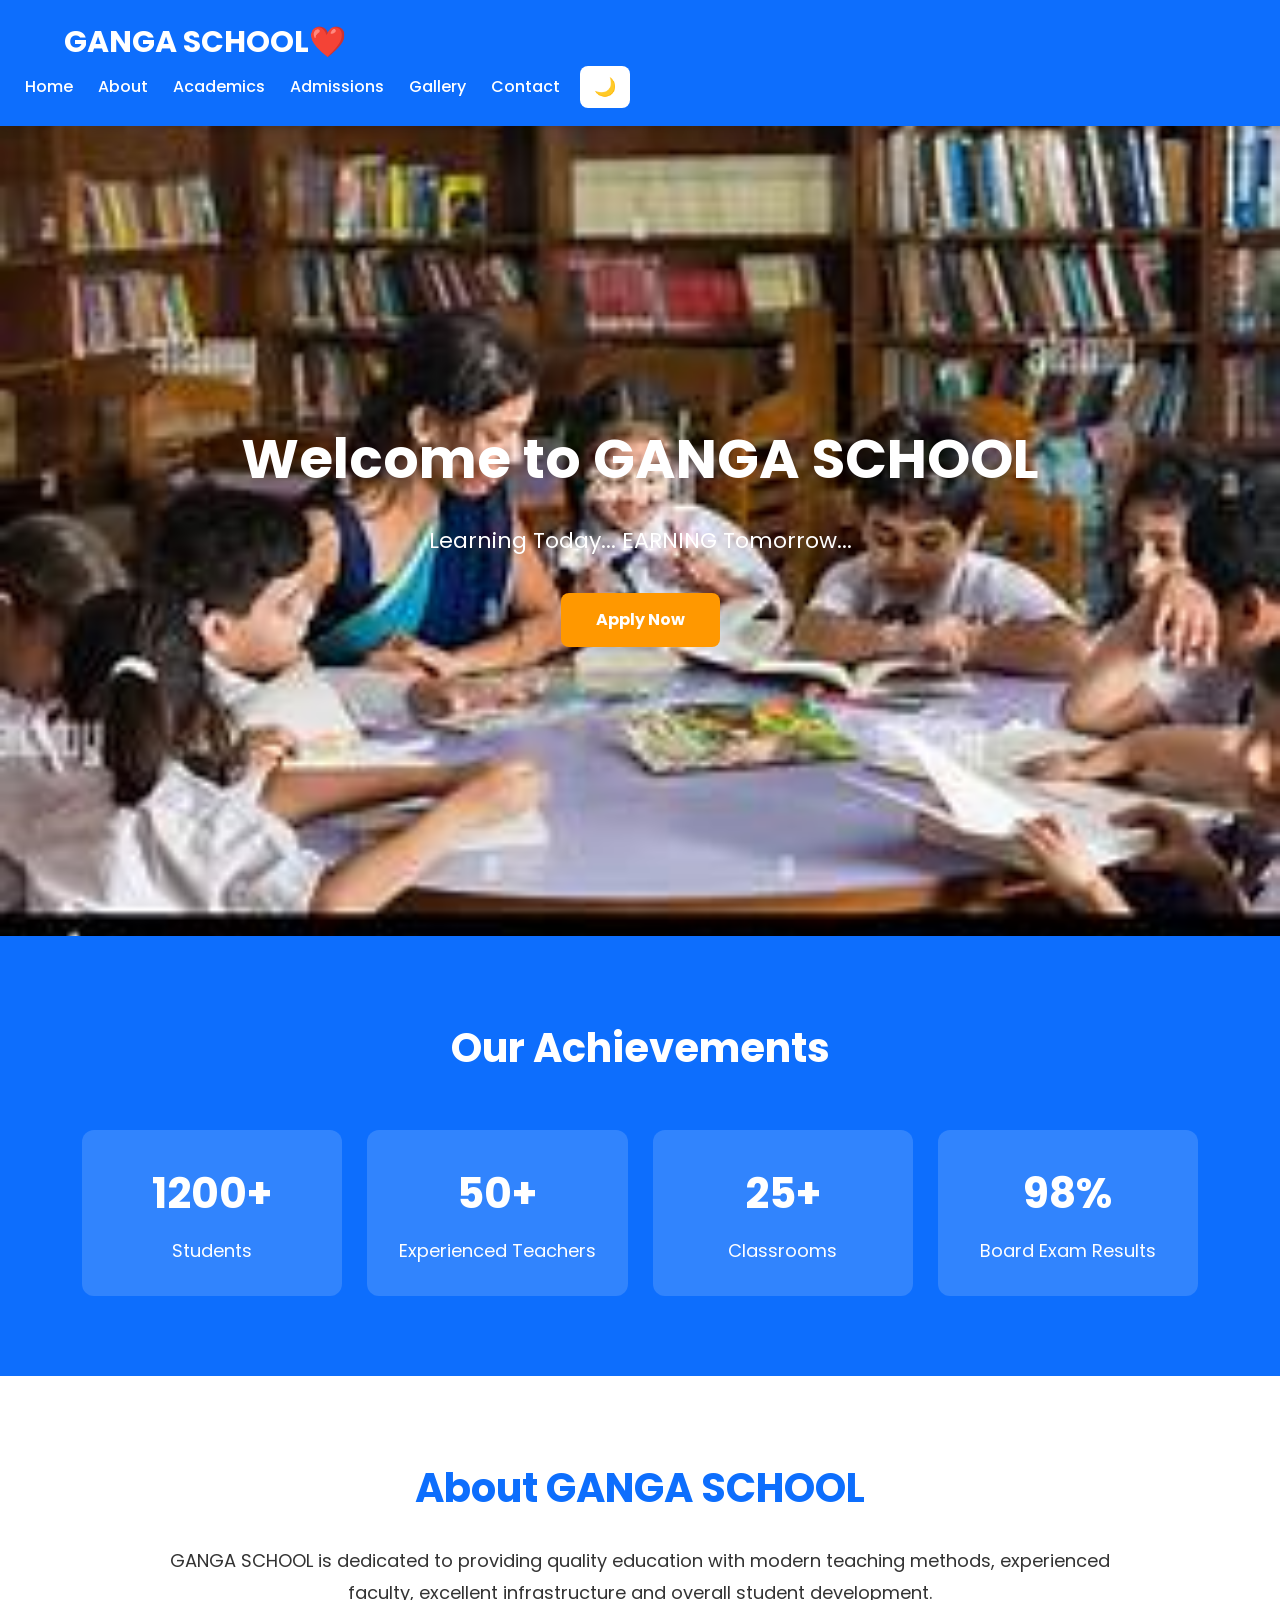
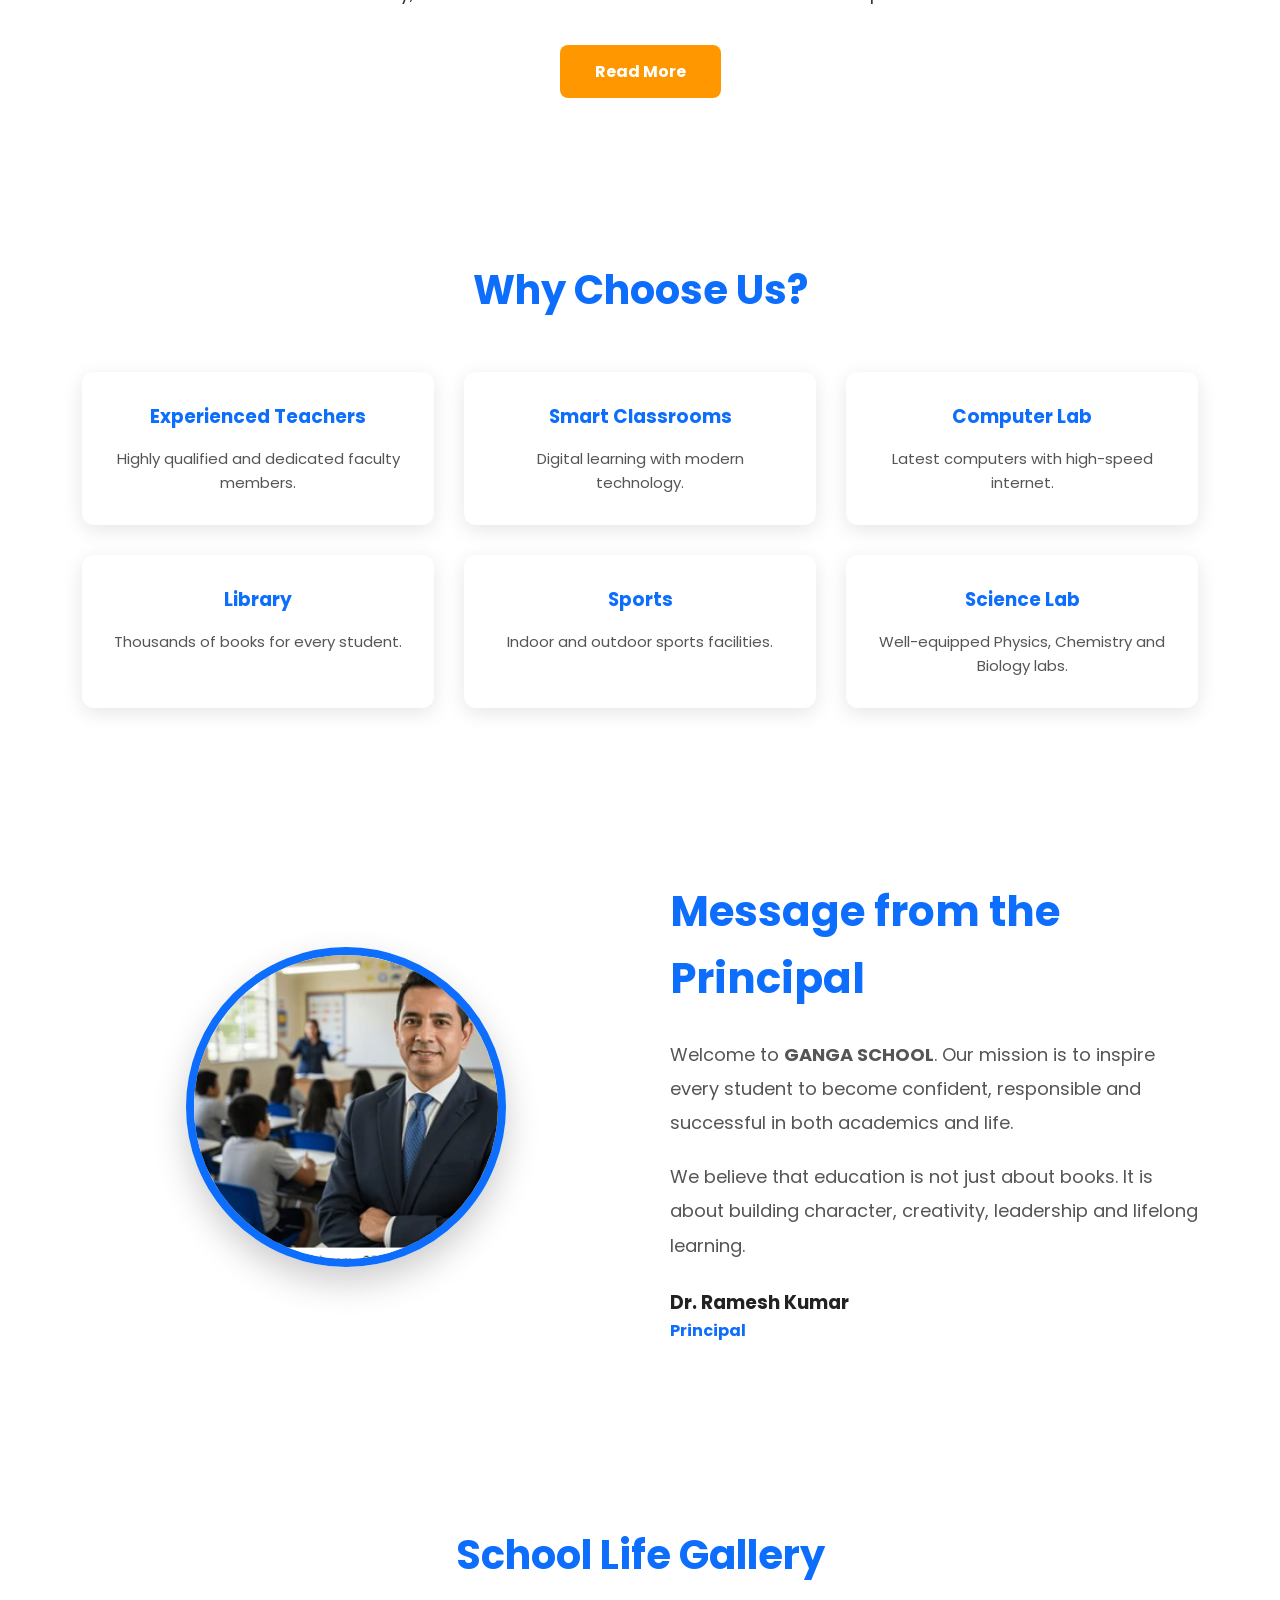
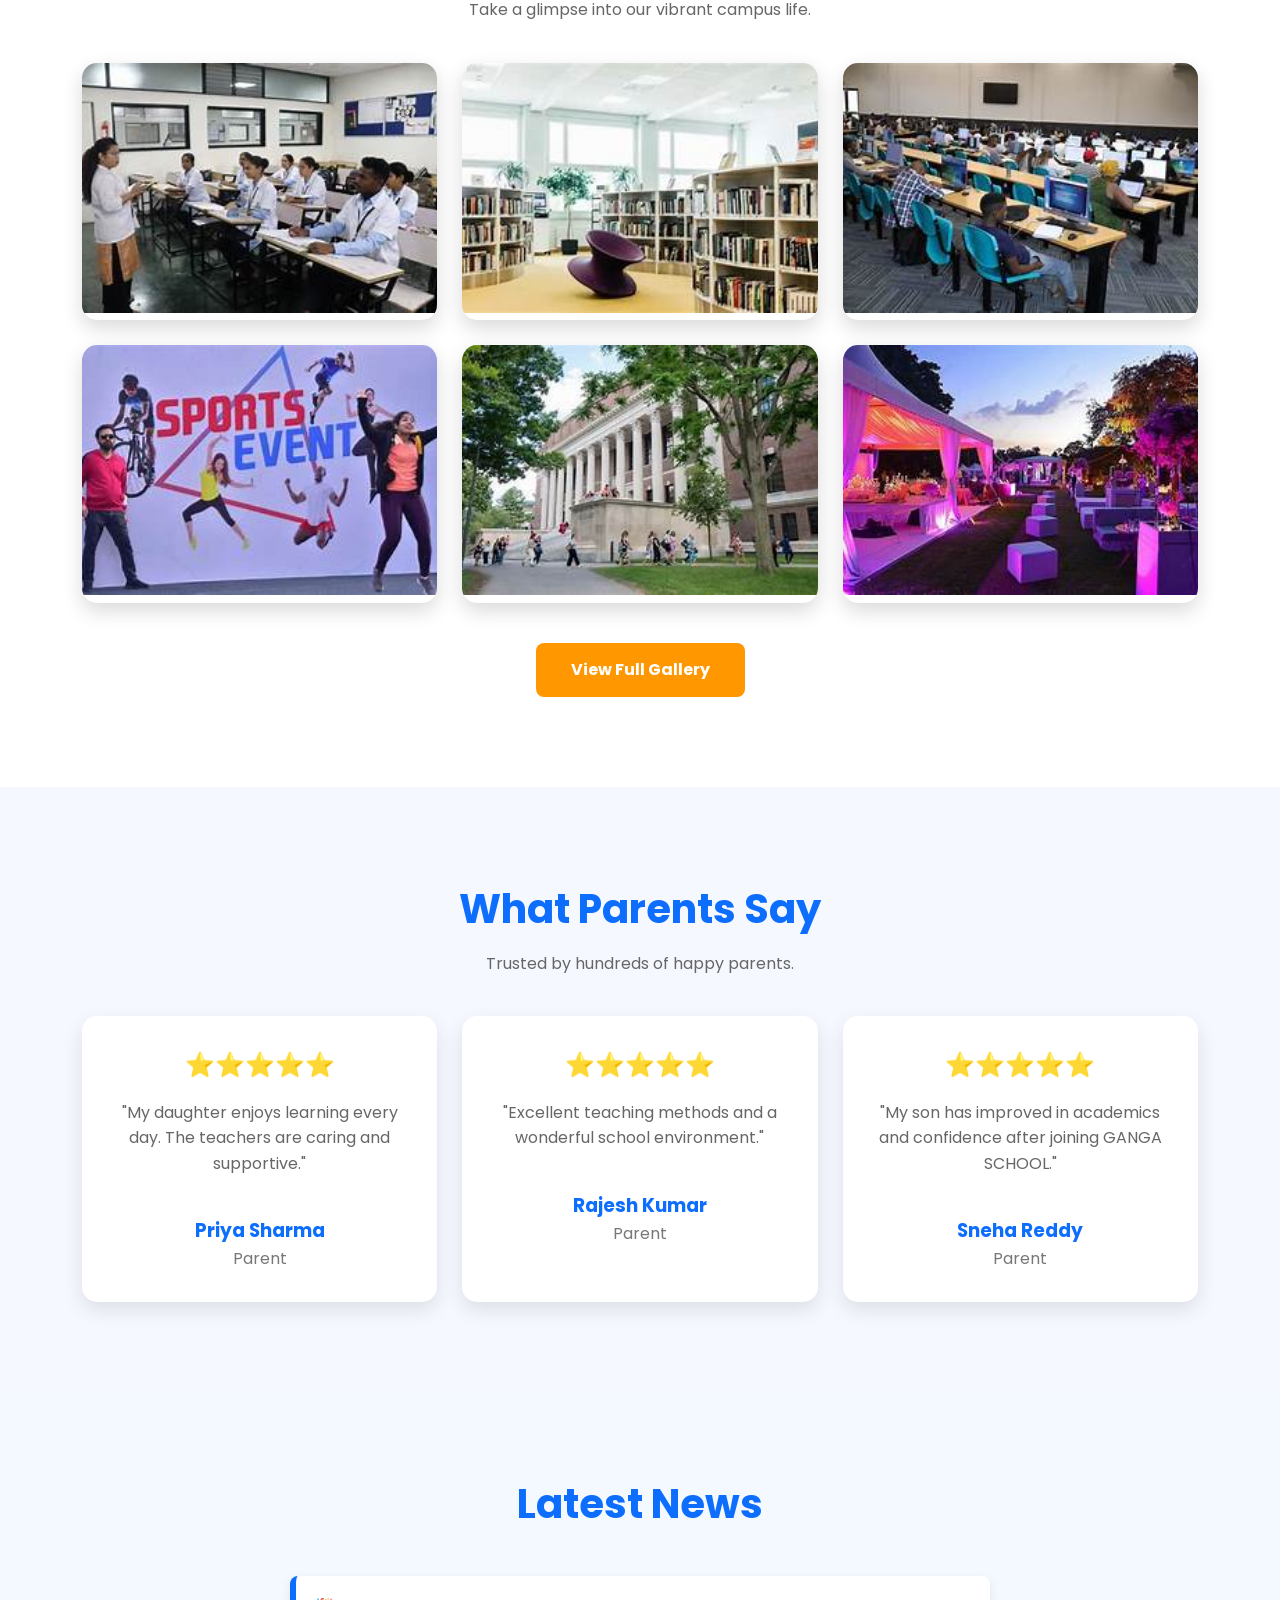
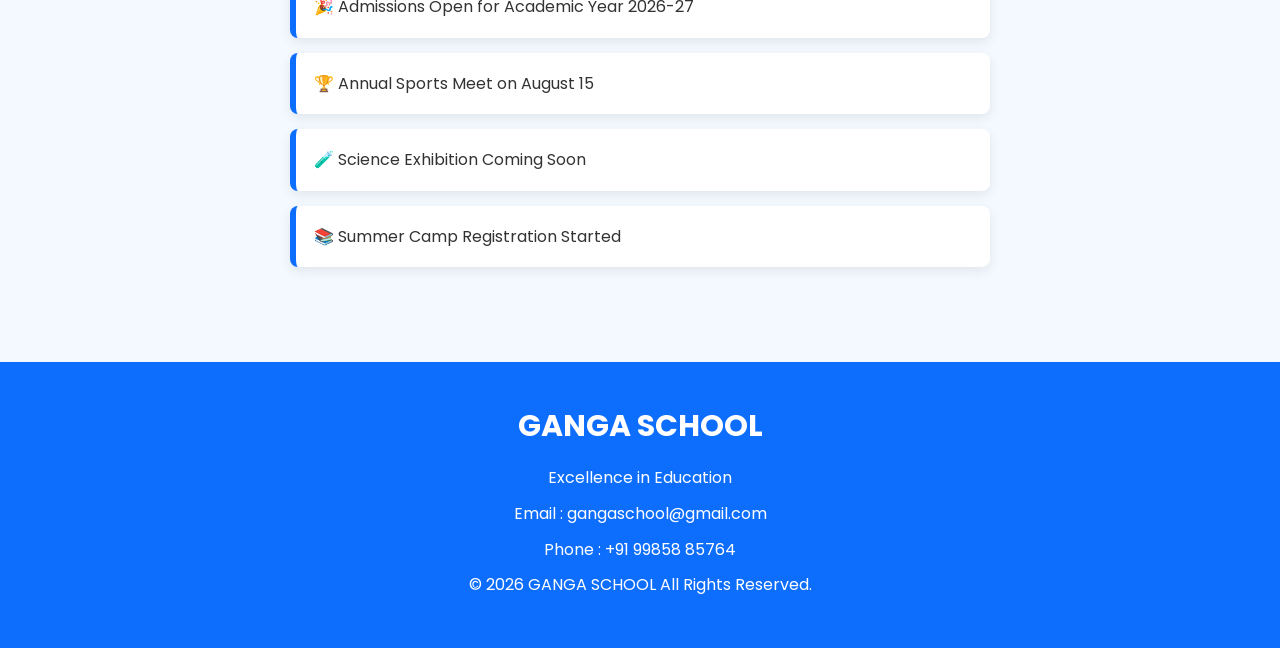
<file: index.html>
<!DOCTYPE html>
<html lang="en">

<head>

    <meta charset="UTF-8">

    <meta name="viewport" content="width=device-width, initial-scale=1.0">

    <title>GANGA SCHOOL</title>

    <!-- CSS Files -->
    <link rel="stylesheet" href="css/style.css">
    <link rel="stylesheet" href="css/responsive.css">

    <!-- Google Fonts -->
    <link href="https://fonts.googleapis.com/css2?family=Poppins:wght@300;400;500;600;700&display=swap"
        rel="stylesheet">

</head>

<body>

    <!-- ================= HEADER START ================= -->

    <header>

        <div class="container">

            <div class="logo">

                <h1>GANGA SCHOOL❤️</h1>

            </div>
</div>
            <nav>

                <ul>

                    <li><a href="index.html">Home</a></li>

                    <li><a href="about.html">About</a></li>

                    <li><a href="academics.html">Academics</a></li>

                    <li><a href="admissions.html">Admissions</a></li>

                    <li><a href="gallery.html">Gallery</a></li>

                    <li><a href="contact.html">Contact</a></li>

                </ul>
                <button id="themeToggle">🌙</button>
            </nav>
            <div class="menu-toggle" id="menuToggle">
            ☰
        </div>

        </div>

    </header>

    <!-- ================= HEADER END ================= -->


    <!-- ================= HERO SECTION ================= -->

    <section class="hero">

        <div class="hero-content">

            <h2>Welcome to GANGA SCHOOL</h2>

            <p>

                Learning Today...

                EARNING Tomorrow...

            </p>

            <a href="admissions.html" class="btn">

                Apply Now

            </a>

        </div>

    </section>

    <!-- ================= HERO END ================= -->


    <!-- ================= FEATURES ================= -->
     <!-- ================= SCHOOL STATISTICS START ================= -->

<section class="stats">

    <h2>Our Achievements</h2>

    <div class="stats-container">

        <div class="stat-box">

            <h3>1200+</h3>

            <p>Students</p>

        </div>

        <div class="stat-box">

            <h3>50+</h3>

            <p>Experienced Teachers</p>

        </div>

        <div class="stat-box">

            <h3>25+</h3>

            <p>Classrooms</p>

        </div>

        <div class="stat-box">

            <h3>98%</h3>

            <p>Board Exam Results</p>

        </div>

    </div>

</section>

<!-- ================= SCHOOL STATISTICS END ================= -->


<!-- ================= ABOUT SCHOOL START ================= -->

<section class="about-school">

    <div class="about-content">

        <h2>About GANGA SCHOOL</h2>

        <p>

            GANGA SCHOOL is dedicated to providing quality education
            with modern teaching methods, experienced faculty,
            excellent infrastructure and overall student development.

        </p>

        <a href="about.html" class="btn">

            Read More

        </a>

    </div>

</section>

<!-- ================= ABOUT SCHOOL END ================= -->
    <section class="features">

        <h2>Why Choose Us?</h2>

        <div class="feature-box">

            <div class="card">

                <h3>Experienced Teachers</h3>

                <p>Highly qualified and dedicated faculty members.</p>

            </div>

            <div class="card">

                <h3>Smart Classrooms</h3>

                <p>Digital learning with modern technology.</p>

            </div>

            <div class="card">

                <h3>Computer Lab</h3>

                <p>Latest computers with high-speed internet.</p>

            </div>

            <div class="card">

                <h3>Library</h3>

                <p>Thousands of books for every student.</p>

            </div>

            <div class="card">

                <h3>Sports</h3>

                <p>Indoor and outdoor sports facilities.</p>

            </div>

            <div class="card">

                <h3>Science Lab</h3>

                <p>Well-equipped Physics, Chemistry and Biology labs.</p>

            </div>

        </div>

    </section>

    <!-- ================= FEATURES END ================= -->
<!-- ================= PRINCIPAL MESSAGE START ================= -->

<section class="principal">

    <div class="principal-container">

        <div class="principal-image">

            <img src="images/principal.jpg" alt="Principal">

        </div>

        <div class="principal-content">

            <h2>Message from the Principal</h2>

            <p>

                Welcome to <strong>GANGA SCHOOL</strong>. Our mission is to
                inspire every student to become confident, responsible and
                successful in both academics and life.

            </p>

            <p>

                We believe that education is not just about books. It is
                about building character, creativity, leadership and
                lifelong learning.

            </p>

            <h3>Dr. Ramesh Kumar</h3>

            <span>Principal</span>

        </div>

    </div>

</section>

<!-- ================= PRINCIPAL MESSAGE END ================= -->
<!-- ================= GALLERY START ================= -->

<section class="gallery-preview">

    <div class="container">

        <h2>School Life Gallery</h2>

        <p>Take a glimpse into our vibrant campus life.</p>

        <div class="gallery-grid">

            <div class="gallery-item">
                <img src="images/classroom.jpg" alt="Classroom">
            </div>

            <div class="gallery-item">
                <img src="images/library.jpg" alt="Library">
            </div>

            <div class="gallery-item">
                <img src="images/lab.jpg" alt="Science Lab">
            </div>

            <div class="gallery-item">
                <img src="images/sports.jpg" alt="Sports">
            </div>

            <div class="gallery-item">
                <img src="images/campus.jpg" alt="Campus">
            </div>

            <div class="gallery-item">
                <img src="images/events.jpg" alt="School Event">
            </div>

        </div>

        <a href="gallery.html" class="btn">View Full Gallery</a>

    </div>

</section>
<!-- ================= GALLERY END ================= -->
 <!-- ================= TESTIMONIALS START ================= -->

<section class="testimonials">

    <div class="container">

        <h2>What Parents Say</h2>

        <p>Trusted by hundreds of happy parents.</p>

        <div class="testimonial-grid">

            <div class="testimonial-card">

                <div class="stars">⭐⭐⭐⭐⭐</div>

                <p>
                    "My daughter enjoys learning every day. The teachers are caring and supportive."
                </p>

                <h3>Priya Sharma</h3>

                <span>Parent</span>

            </div>

            <div class="testimonial-card">

                <div class="stars">⭐⭐⭐⭐⭐</div>

                <p>
                    "Excellent teaching methods and a wonderful school environment."
                </p>

                <h3>Rajesh Kumar</h3>

                <span>Parent</span>

            </div>

            <div class="testimonial-card">

                <div class="stars">⭐⭐⭐⭐⭐</div>

                <p>
                    "My son has improved in academics and confidence after joining GANGA SCHOOL."
                </p>

                <h3>Sneha Reddy</h3>

                <span>Parent</span>

            </div>

        </div>

    </div>

</section>

<!-- ================= TESTIMONIALS END ================= -->
    <!-- ================= NEWS ================= -->

    <section class="news">

        <h2>Latest News</h2>

        <ul>

            <li>🎉 Admissions Open for Academic Year 2026-27</li>

            <li>🏆 Annual Sports Meet on August 15</li>

            <li>🧪 Science Exhibition Coming Soon</li>

            <li>📚 Summer Camp Registration Started</li>

        </ul>

    </section>

    <!-- ================= NEWS END ================= -->


    <!-- ================= FOOTER ================= -->

    <footer>

        <h3>GANGA SCHOOL</h3>

        <p>

            Excellence in Education

        </p>

        <p>

            Email :
            gangaschool@gmail.com

        </p>

        <p>

            Phone :
            +91 99858 85764

        </p>

        <p>

            © 2026 GANGA SCHOOL

            All Rights Reserved.

        </p>

    </footer>

    <!-- ================= FOOTER END ================= -->


    <!-- JavaScript -->

    <script src="js/script.js"></script>

</body>

</html>
</file>
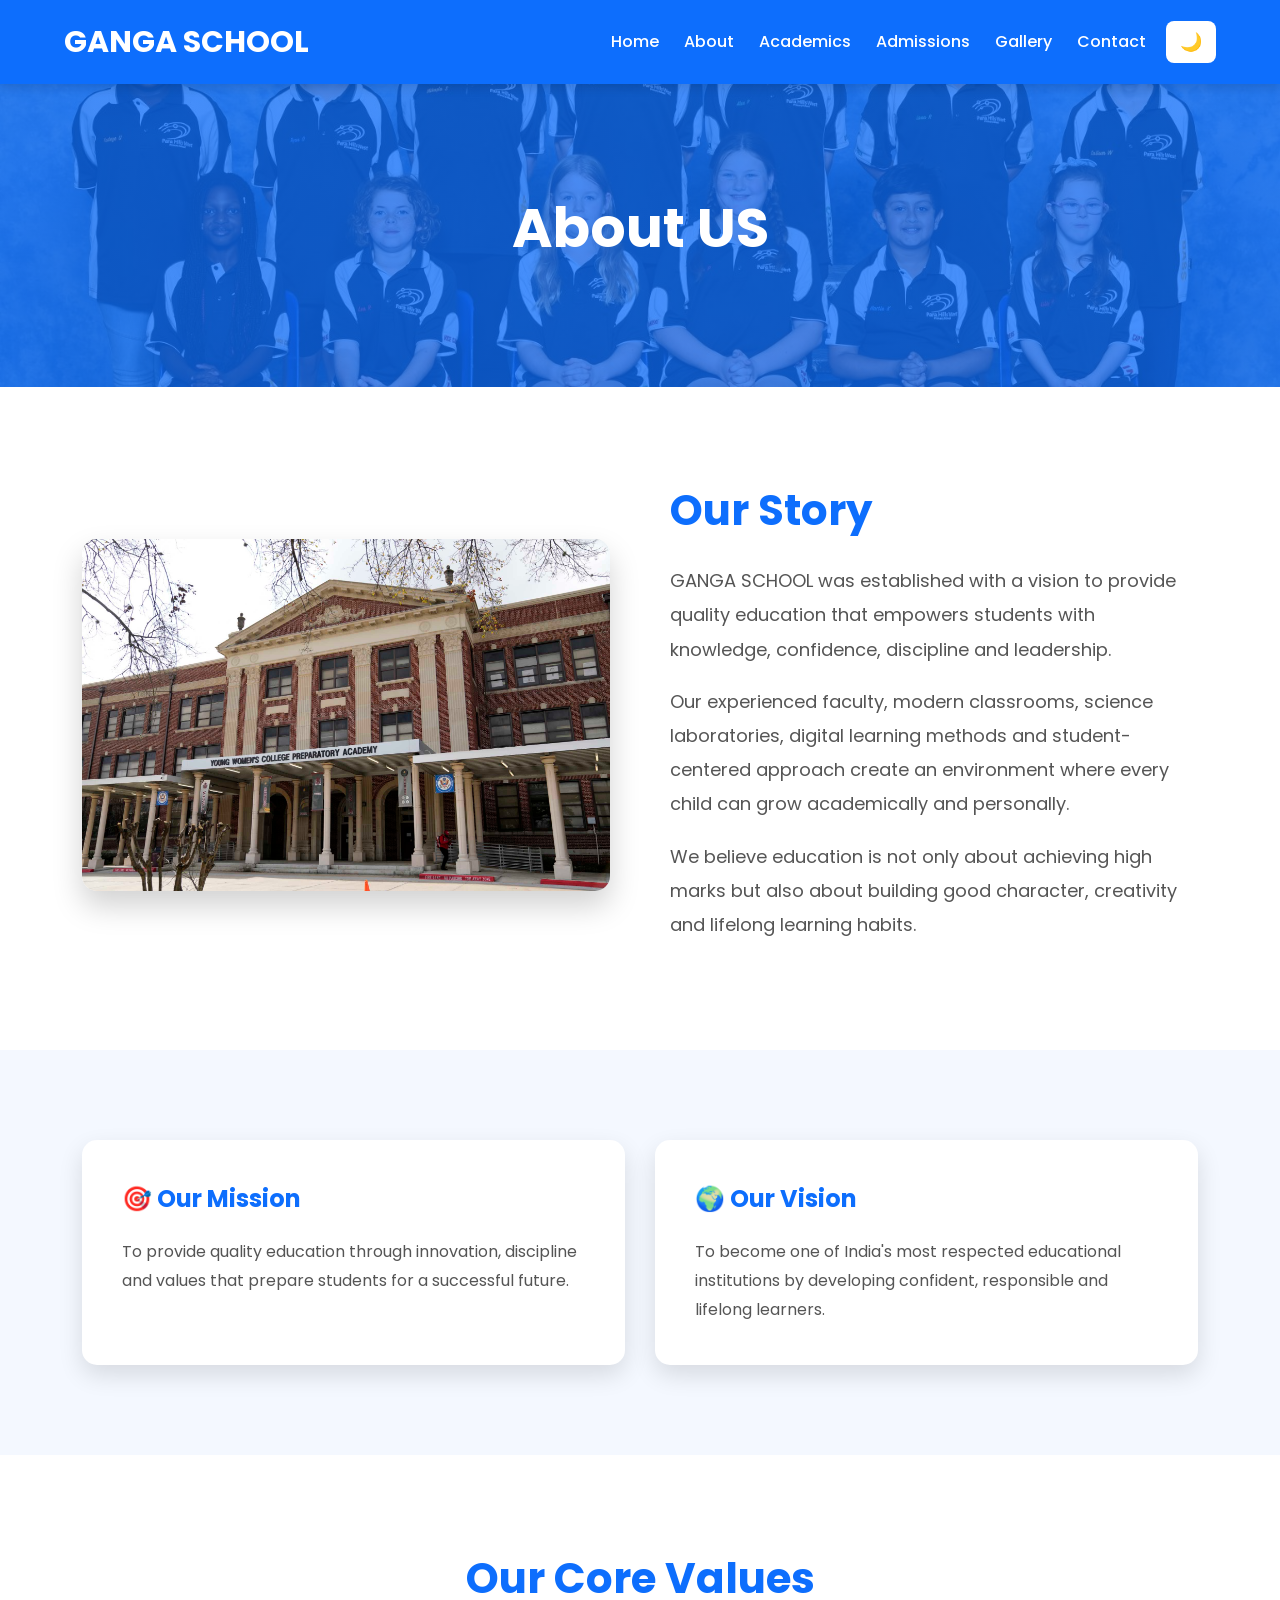
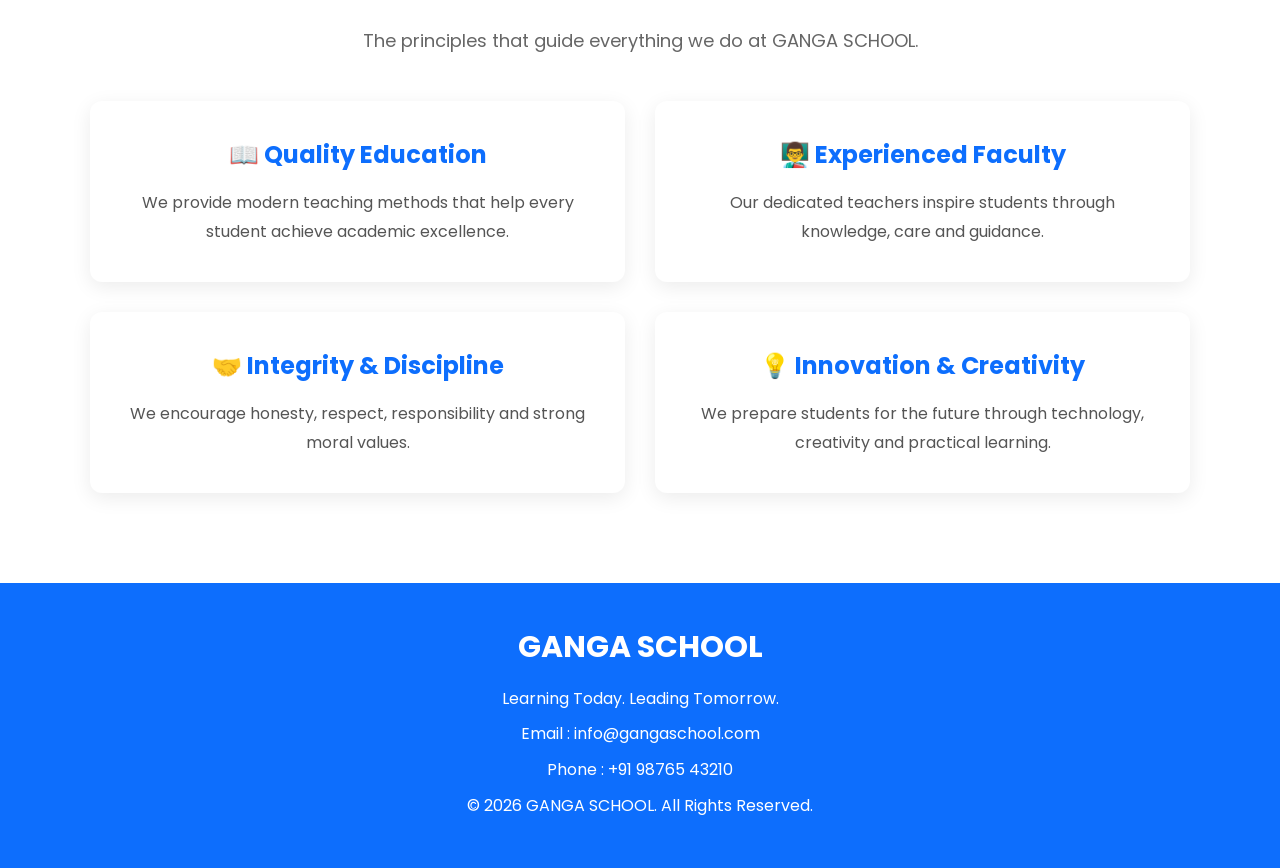
<file: About.html>
<!DOCTYPE html>
<html lang="en">

<head>

    <meta charset="UTF-8">
    <meta name="viewport" content="width=device-width, initial-scale=1.0">

    <title>About Us | GANGA SCHOOL</title>

    <!-- CSS -->
    <link rel="stylesheet" href="css/style.css">
    <link rel="stylesheet" href="css/responsive.css">

    <!-- Google Font -->
    <link href="https://fonts.googleapis.com/css2?family=Poppins:wght@300;400;500;600;700&display=swap"
        rel="stylesheet">

</head>

<body>

    <!-- ======================================
                HEADER START
    ======================================= -->

    <header>

        <div class="container">

            <div class="logo">
                <h1>GANGA SCHOOL</h1>
            </div>

            <nav>

                <ul>

                    <li><a href="index.html">Home</a></li>

                    <li><a href="about.html">About</a></li>

                    <li><a href="academics.html">Academics</a></li>

                    <li><a href="admissions.html">Admissions</a></li>

                    <li><a href="gallery.html">Gallery</a></li>

                    <li><a href="contact.html">Contact</a></li>

                </ul>
                <button id="themeToggle">🌙</button>
            </nav>

        </div>

    </header>

    <!-- ======================================
                HEADER END
    ======================================= -->


    <!-- ======================================
                ABOUT BANNER START
    ======================================= -->

    <section class="page-banner">

        <div class="container">

            <h1>About US</h1>

        </div>

    </section>

    <!-- ======================================
                ABOUT BANNER END
    ======================================= -->


    <!-- ======================================
                OUR STORY START
    ======================================= -->

    <section class="our-story">

        <div class="container story-container">

            <div class="story-image">

                <img src="images/school1.jpg" alt="School Building">

            </div>

            <div class="story-content">

                <h2>Our Story</h2>

                <p>

                    GANGA SCHOOL was established with a vision to provide quality education that empowers students with knowledge, confidence, discipline and leadership.

                </p>

                <p>

                    Our experienced faculty, modern classrooms, science laboratories, digital learning methods and student-centered approach create an environment where every child can grow academically and personally.

                </p>

                <p>

                    We believe education is not only about achieving high marks but also about building good character, creativity and lifelong learning habits.

                </p>

            </div>

        </div>

    </section>

    <!-- ======================================
                OUR STORY END
    ======================================= -->


    <!-- ======================================
                MISSION & VISION START
    ======================================= -->

    <section class="mission-vision">

        <div class="container mission-grid">

            <div class="mission-card">

                <h2>🎯 Our Mission</h2>

                <p>

                    To provide quality education through innovation, discipline and values that prepare students for a successful future.

                </p>

            </div>

            <div class="mission-card">

                <h2>🌍 Our Vision</h2>

                <p>

                    To become one of India's most respected educational institutions by developing confident, responsible and lifelong learners.

                </p>

            </div>

        </div>

    </section>

    <!-- ======================================
                MISSION & VISION END
    ======================================= -->
    <!-- ======================================
                OUR VALUES START
======================================= -->

<section class="values">

    <div class="container">

        <h2>Our Core Values</h2>

        <p class="section-subtitle">
            The principles that guide everything we do at GANGA SCHOOL.
        </p>

        <div class="values-grid">

            <div class="card">

                <h3>📖 Quality Education</h3>

                <p>
                    We provide modern teaching methods that help every student
                    achieve academic excellence.
                </p>

            </div>

            <div class="card">

                <h3>👨‍🏫 Experienced Faculty</h3>

                <p>
                    Our dedicated teachers inspire students through knowledge,
                    care and guidance.
                </p>

            </div>

            <div class="card">

                <h3>🤝 Integrity & Discipline</h3>

                <p>
                    We encourage honesty, respect, responsibility and strong
                    moral values.
                </p>

            </div>

            <div class="card">

                <h3>💡 Innovation & Creativity</h3>

                <p>
                    We prepare students for the future through technology,
                    creativity and practical learning.
                </p>

            </div>

        </div>

    </div>

</section>

<!-- ======================================
                OUR VALUES END
======================================= -->


    <!-- ======================================
                FOOTER START
    ======================================= -->

    <footer>

        <h3>GANGA SCHOOL</h3>

        <p>Learning Today. Leading Tomorrow.</p>

        <p>Email : info@gangaschool.com</p>

        <p>Phone : +91 98765 43210</p>

        <p>© 2026 GANGA SCHOOL. All Rights Reserved.</p>

    </footer>

    <!-- ======================================
                FOOTER END
    ======================================= -->


    <script src="js/script.js"></script>

</body>

</html>
</file>
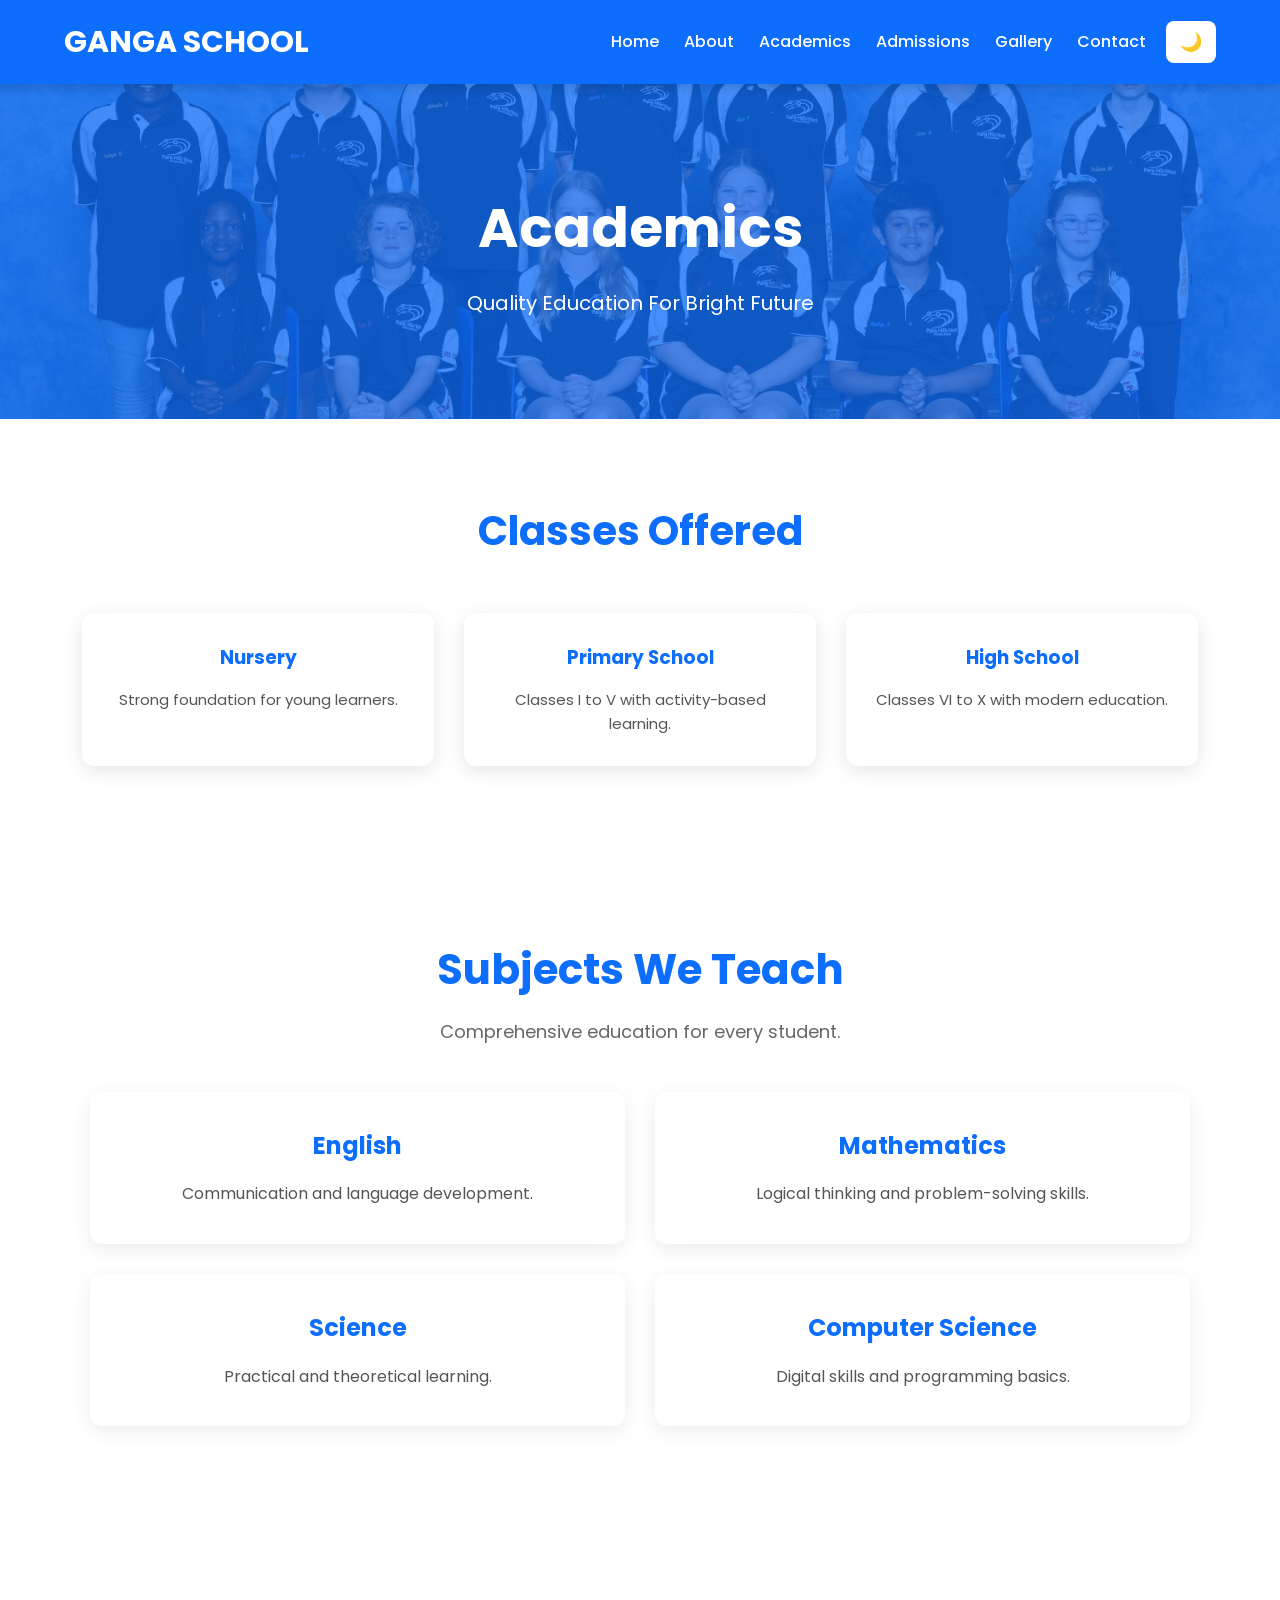
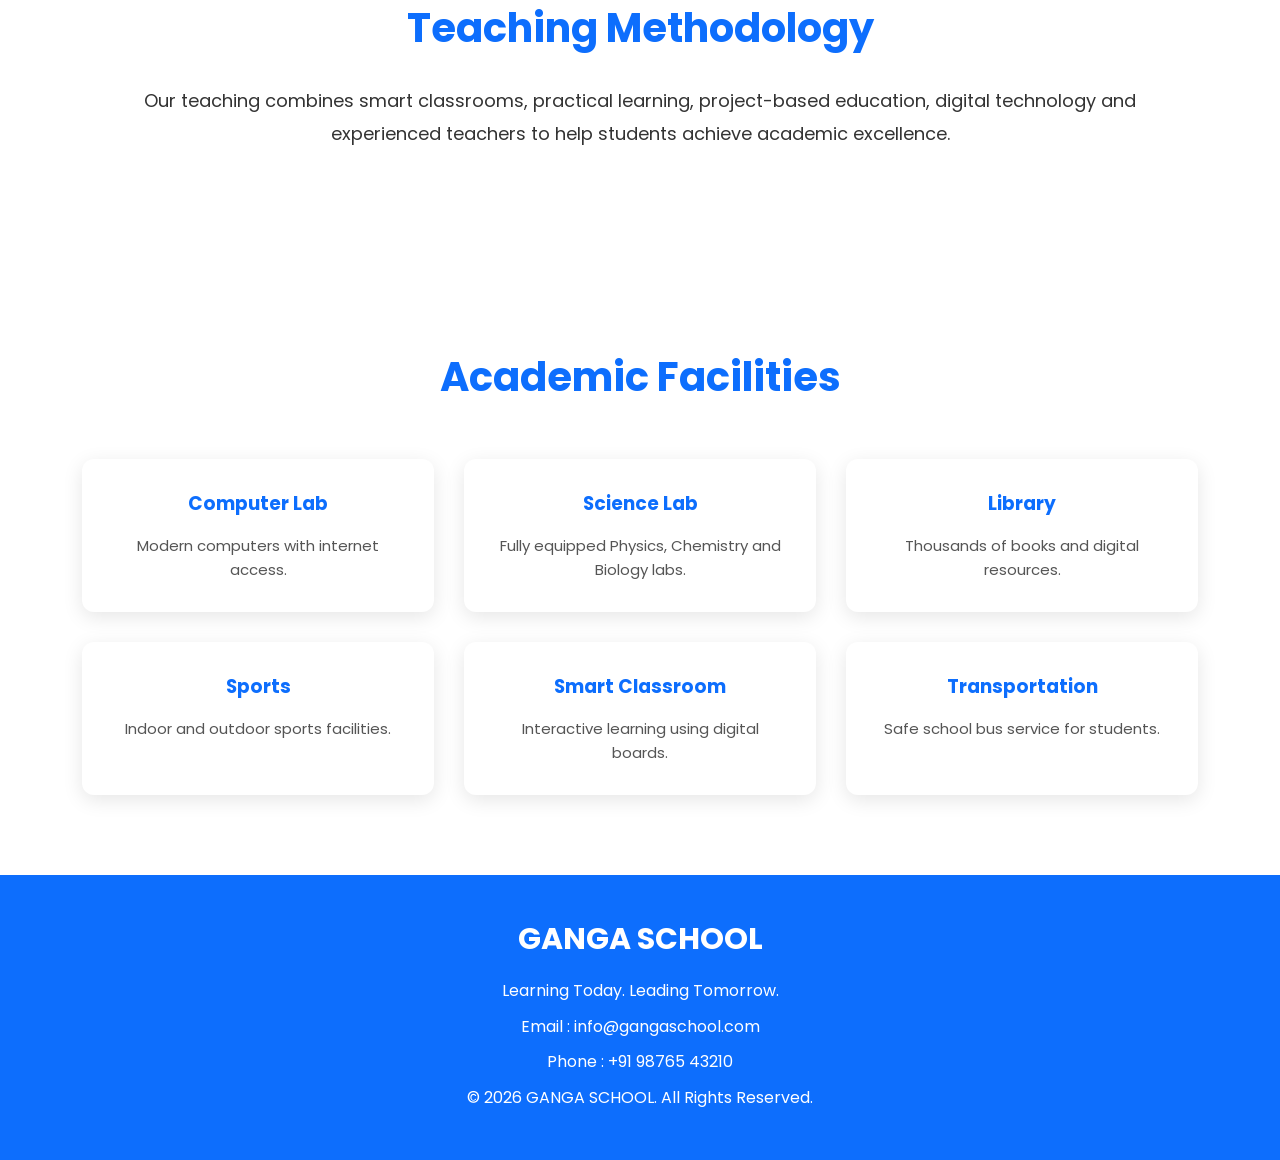
<file: academics.html>
<!DOCTYPE html>
<html lang="en">

<head>

    <meta charset="UTF-8">
    <meta name="viewport" content="width=device-width, initial-scale=1.0">

    <title>About Us | GANGA SCHOOL</title>

    <!-- CSS -->
    <link rel="stylesheet" href="css/style.css">
    <link rel="stylesheet" href="css/responsive.css">

    <!-- Google Font -->
    <link href="https://fonts.googleapis.com/css2?family=Poppins:wght@300;400;500;600;700&display=swap"
        rel="stylesheet">

</head>

<body>

    <!-- ======================================
                HEADER START
    ======================================= -->

    <header>

        <div class="container">

            <div class="logo">
                <h1>GANGA SCHOOL</h1>
            </div>

            <nav>

                <ul>

                    <li><a href="index.html">Home</a></li>

                    <li><a href="about.html">About</a></li>

                    <li><a href="academics.html">Academics</a></li>

                    <li><a href="admissions.html">Admissions</a></li>

                    <li><a href="gallery.html">Gallery</a></li>

                    <li><a href="contact.html">Contact</a></li>

                </ul>
<button id="themeToggle">🌙</button>
            </nav>

        </div>

    </header>

    <!-- ======================================
                HEADER END
    ======================================= -->


    <!-- ======================================
                ABOUT BANNER START
    ======================================= -->
    <section class="page-banner">

    <div class="container">

        <h1>Academics</h1>

        <p>Quality Education For Bright Future</p>

    </div>

</section>

<!-- ================= CLASSES OFFERED ================= -->

<section class="features">

    <h2>Classes Offered</h2>

    <div class="feature-box">

        <div class="card">
            <h3>Nursery</h3>
            <p>Strong foundation for young learners.</p>
        </div>

        <div class="card">
            <h3>Primary School</h3>
            <p>Classes I to V with activity-based learning.</p>
        </div>

        <div class="card">
            <h3>High School</h3>
            <p>Classes VI to X with modern education.</p>
        </div>

    </div>

</section>

<!-- ================= SUBJECTS ================= -->

<section class="values">

    <div class="container">

        <h2>Subjects We Teach</h2>

        <p class="section-subtitle">
            Comprehensive education for every student.
        </p>

        <div class="values-grid">

            <div class="card">
                <h3>English</h3>
                <p>Communication and language development.</p>
            </div>

            <div class="card">
                <h3>Mathematics</h3>
                <p>Logical thinking and problem-solving skills.</p>
            </div>

            <div class="card">
                <h3>Science</h3>
                <p>Practical and theoretical learning.</p>
            </div>

            <div class="card">
                <h3>Computer Science</h3>
                <p>Digital skills and programming basics.</p>
            </div>

        </div>

    </div>

</section>

<!-- ================= TEACHING ================= -->

<section class="about-school">

    <div class="about-content">

        <h2>Teaching Methodology</h2>

        <p>

            Our teaching combines smart classrooms, practical learning,
            project-based education, digital technology and experienced
            teachers to help students achieve academic excellence.

        </p>

    </div>

</section>

<!-- ================= FACILITIES ================= -->

<section class="features">

    <h2>Academic Facilities</h2>

    <div class="feature-box">

        <div class="card">

            <h3>Computer Lab</h3>

            <p>Modern computers with internet access.</p>

        </div>

        <div class="card">

            <h3>Science Lab</h3>

            <p>Fully equipped Physics, Chemistry and Biology labs.</p>

        </div>

        <div class="card">

            <h3>Library</h3>

            <p>Thousands of books and digital resources.</p>

        </div>

        <div class="card">

            <h3>Sports</h3>

            <p>Indoor and outdoor sports facilities.</p>

        </div>

        <div class="card">

            <h3>Smart Classroom</h3>

            <p>Interactive learning using digital boards.</p>

        </div>

        <div class="card">

            <h3>Transportation</h3>

            <p>Safe school bus service for students.</p>

        </div>

    </div>

</section>

    <!-- ======================================
                FOOTER START
    ======================================= -->

    <footer>

        <h3>GANGA SCHOOL</h3>

        <p>Learning Today. Leading Tomorrow.</p>

        <p>Email : info@gangaschool.com</p>

        <p>Phone : +91 98765 43210</p>

        <p>© 2026 GANGA SCHOOL. All Rights Reserved.</p>

    </footer>

    <!-- ======================================
                FOOTER END
    ======================================= -->


    <script src="js/script.js"></script>

</body>

</html>
</file>
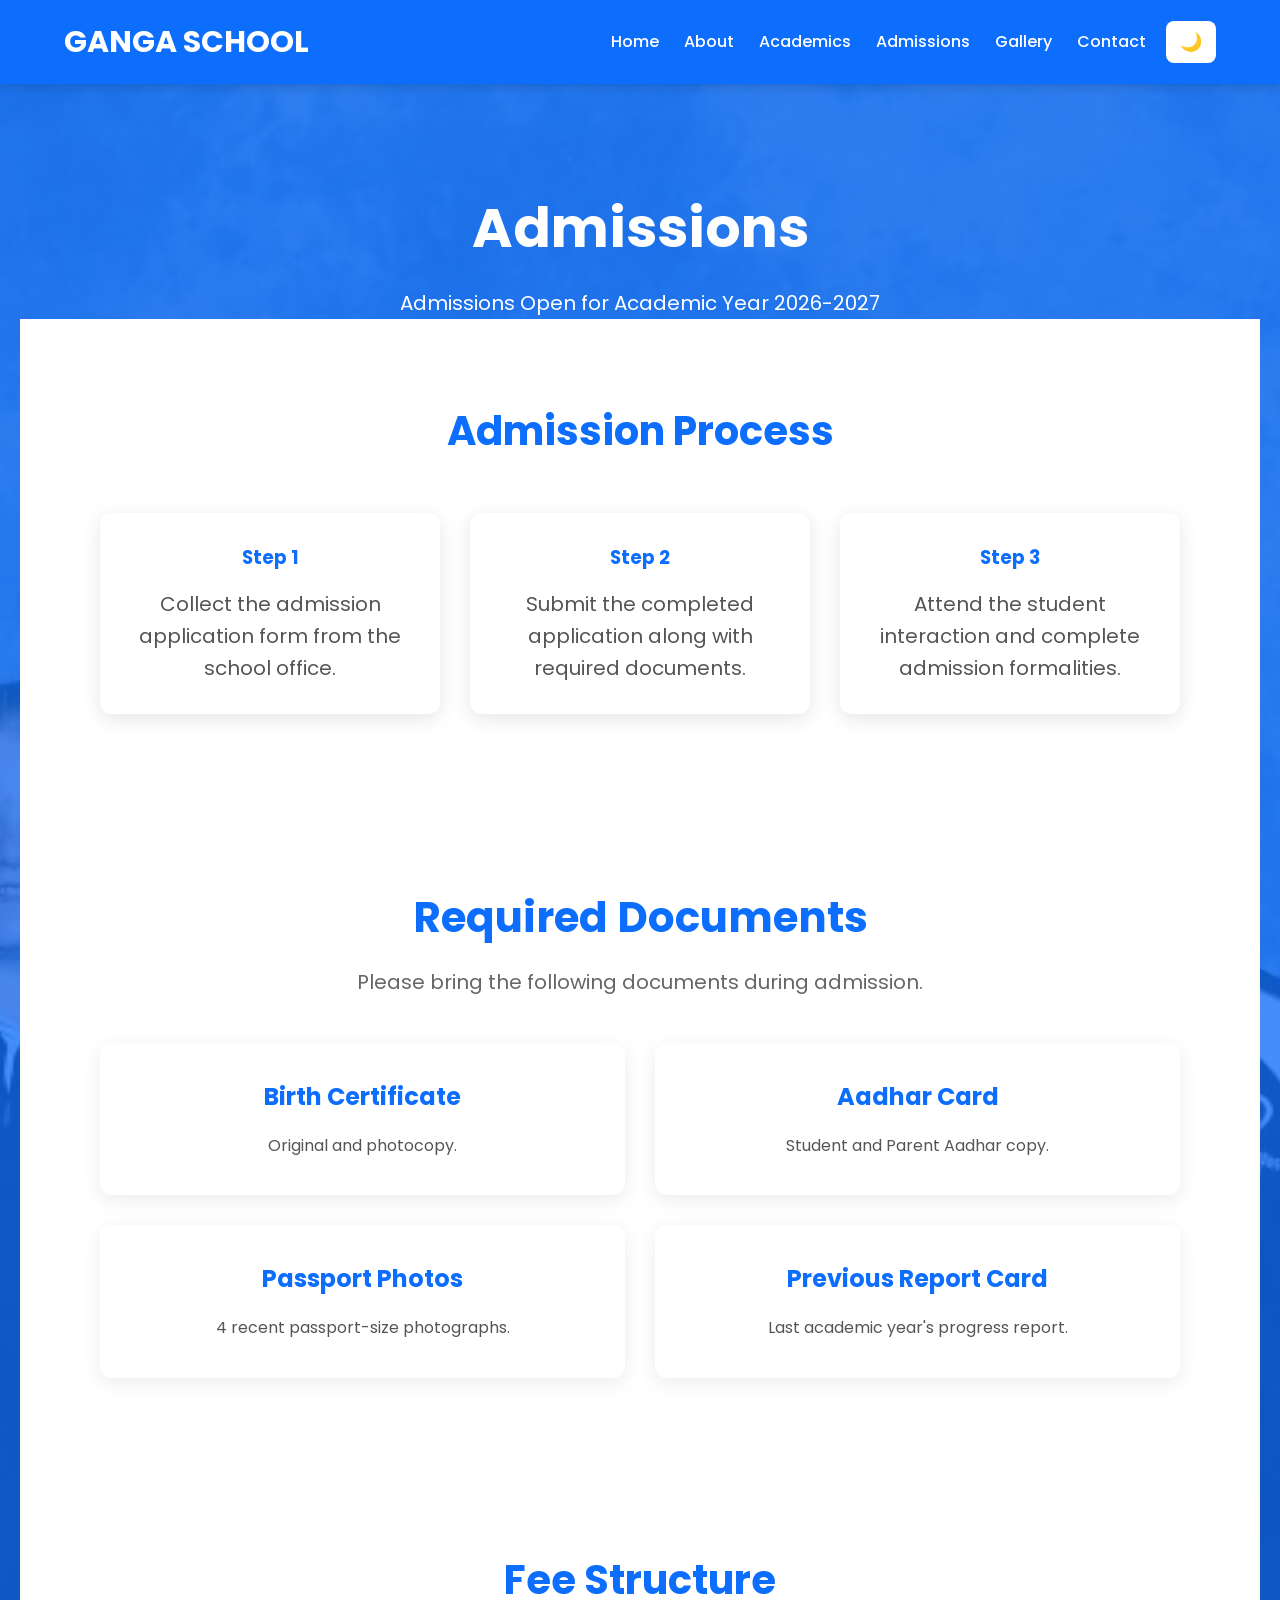
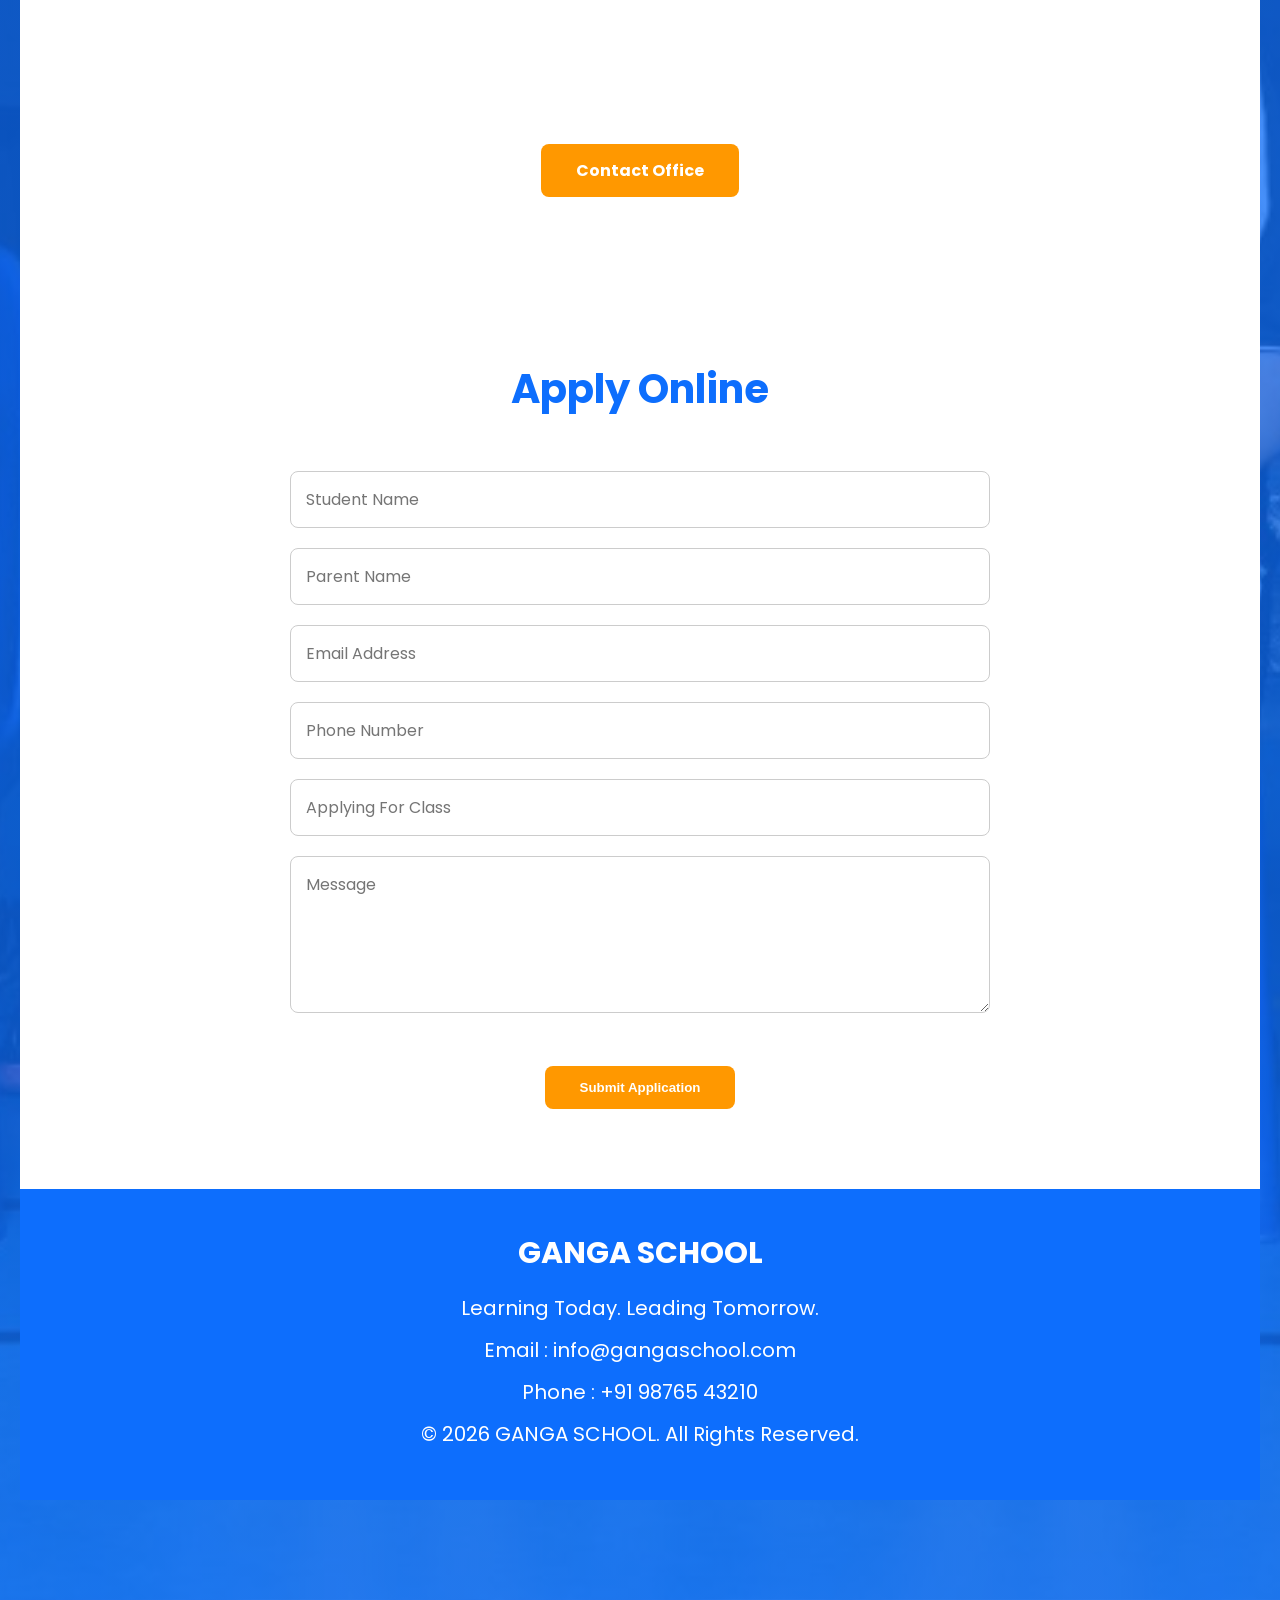
<file: admissions.html>
<!DOCTYPE html>
<html lang="en">

<head>

    <meta charset="UTF-8">
    <meta name="viewport" content="width=device-width, initial-scale=1.0">

    <title>About Us | GANGA SCHOOL</title>

    <!-- CSS -->
    <link rel="stylesheet" href="css/style.css">
    <link rel="stylesheet" href="css/responsive.css">

    <!-- Google Font -->
    <link href="https://fonts.googleapis.com/css2?family=Poppins:wght@300;400;500;600;700&display=swap"
        rel="stylesheet">

</head>

<body>

    <!-- ======================================
                HEADER START
    ======================================= -->

    <header>

        <div class="container">

            <div class="logo">
                <h1>GANGA SCHOOL</h1>
            </div>

            <nav>

                <ul>

                    <li><a href="index.html">Home</a></li>

                    <li><a href="about.html">About</a></li>

                    <li><a href="academics.html">Academics</a></li>

                    <li><a href="admissions.html">Admissions</a></li>

                    <li><a href="gallery.html">Gallery</a></li>

                    <li><a href="contact.html">Contact</a></li>

                </ul>
<button id="themeToggle">🌙</button>
            </nav>

        </div>

    </header>

    <!-- ======================================
                HEADER END
    ======================================= -->


    <!-- ======================================
                ABOUT BANNER START
    ======================================= -->

    <section class="page-banner">

    <div class="container">

        <h1>Admissions</h1>

        <p>Admissions Open for Academic Year 2026-2027</p>

    </div>
    <!-- ================= ADMISSION PROCESS ================= -->

<section class="features">

    <h2>Admission Process</h2>

    <div class="feature-box">

        <div class="card">

            <h3>Step 1</h3>

            <p>Collect the admission application form from the school office.</p>

        </div>

        <div class="card">

            <h3>Step 2</h3>

            <p>Submit the completed application along with required documents.</p>

        </div>

        <div class="card">

            <h3>Step 3</h3>

            <p>Attend the student interaction and complete admission formalities.</p>

        </div>

    </div>

</section>
<!-- ================= REQUIRED DOCUMENTS ================= -->

<section class="values">

    <div class="container">

        <h2>Required Documents</h2>

        <p class="section-subtitle">

            Please bring the following documents during admission.

        </p>

        <div class="values-grid">

            <div class="card">

                <h3>Birth Certificate</h3>

                <p>Original and photocopy.</p>

            </div>

            <div class="card">

                <h3>Aadhar Card</h3>

                <p>Student and Parent Aadhar copy.</p>

            </div>

            <div class="card">

                <h3>Passport Photos</h3>

                <p>4 recent passport-size photographs.</p>

            </div>

            <div class="card">

                <h3>Previous Report Card</h3>

                <p>Last academic year's progress report.</p>

            </div>

        </div>

    </div>

</section>
<!-- ================= FEE STRUCTURE ================= -->

<section class="about-school">

    <div class="about-content">

        <h2>Fee Structure</h2>

        <p>

            Our fee structure is affordable and transparent.
            Please contact the school office for detailed class-wise fee information.

        </p>

        <a href="contact.html" class="btn">

            Contact Office

        </a>

    </div>

</section>
<!-- ================= ADMISSION FORM ================= -->

<section class="features">

    <h2>Apply Online</h2>

    <div class="container">

        <form class="admission-form">

            <input type="text" placeholder="Student Name">

            <input type="text" placeholder="Parent Name">

            <input type="email" placeholder="Email Address">

            <input type="tel" placeholder="Phone Number">

            <input type="text" placeholder="Applying For Class">

            <textarea rows="5" placeholder="Message"></textarea>

            <br><br>

            <button class="btn">

                Submit Application

            </button>

        </form>

    </div>

</section>

    <!-- ======================================
                FOOTER START
    ======================================= -->

    <footer>

        <h3>GANGA SCHOOL</h3>

        <p>Learning Today. Leading Tomorrow.</p>

        <p>Email : info@gangaschool.com</p>

        <p>Phone : +91 98765 43210</p>

        <p>© 2026 GANGA SCHOOL. All Rights Reserved.</p>

    </footer>

    <!-- ======================================
                FOOTER END
    ======================================= -->


    <script src="js/script.js"></script>

</body>

</html>
</file>
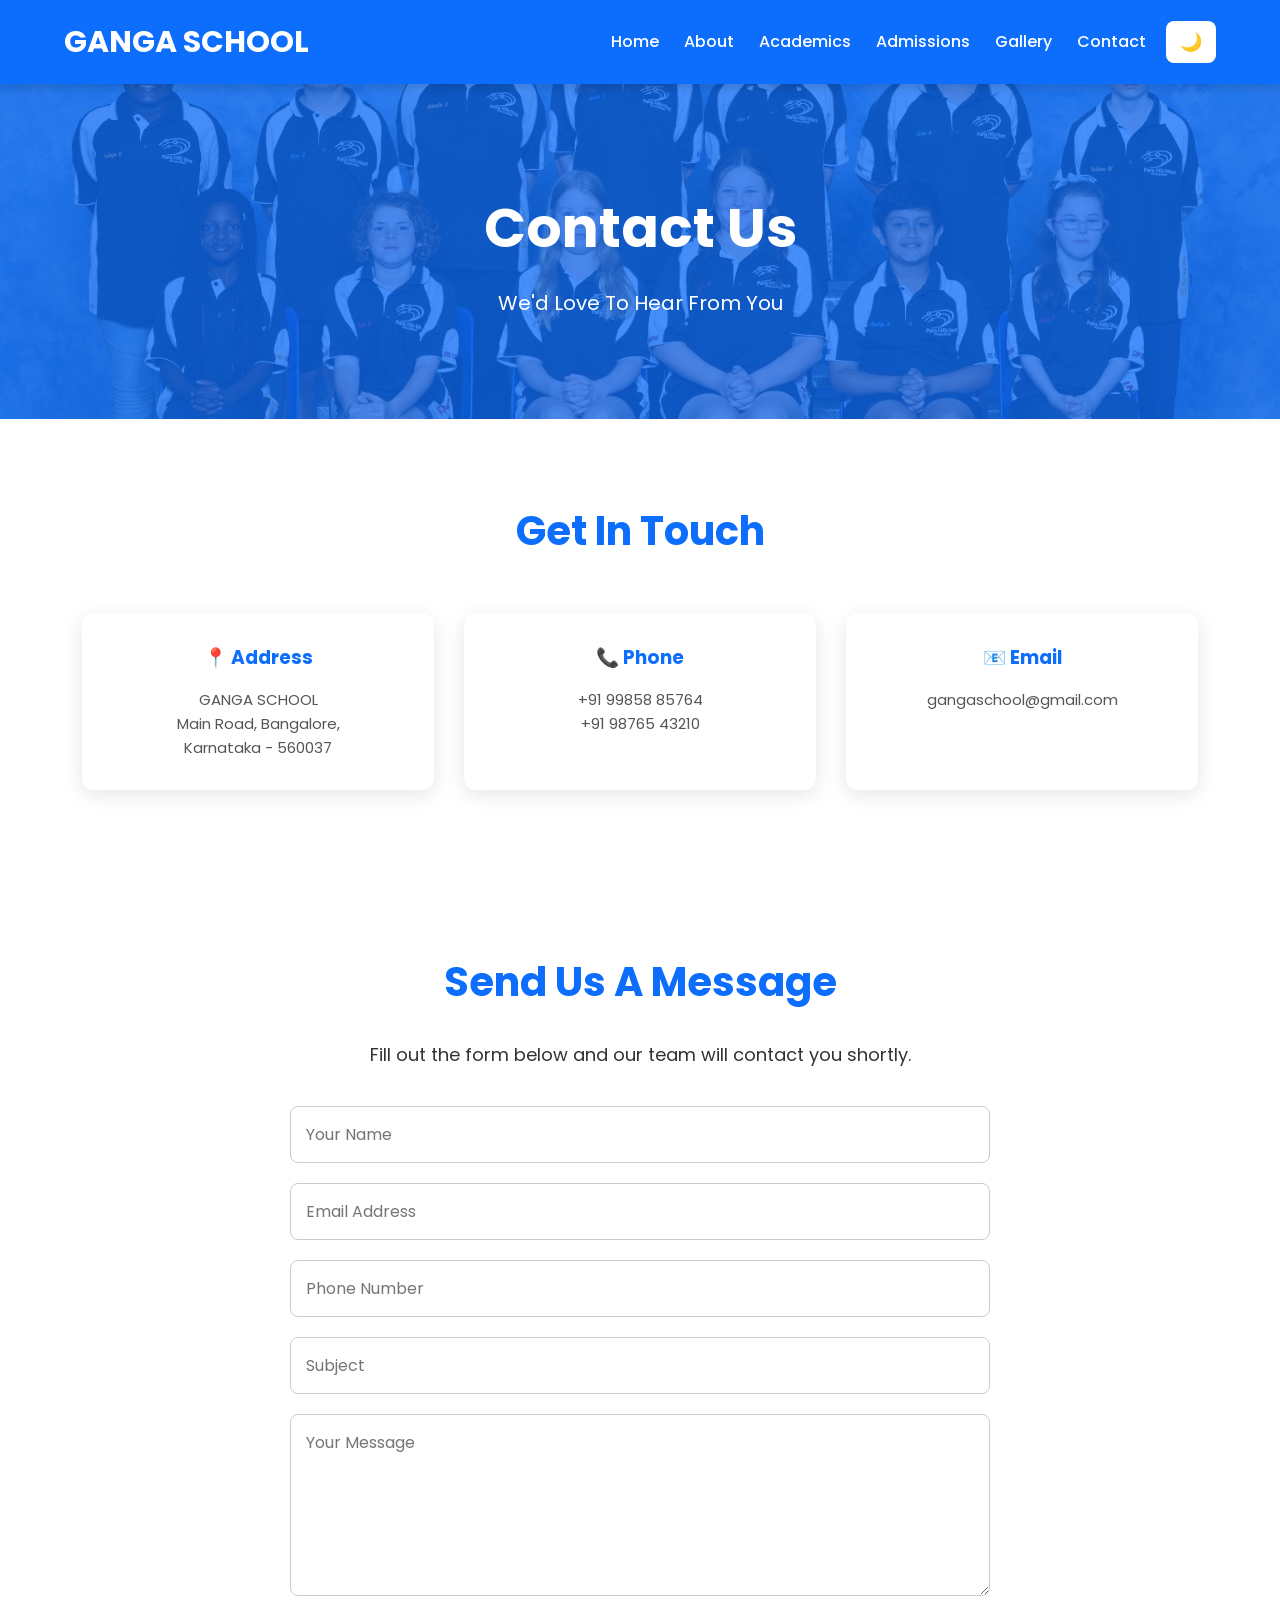
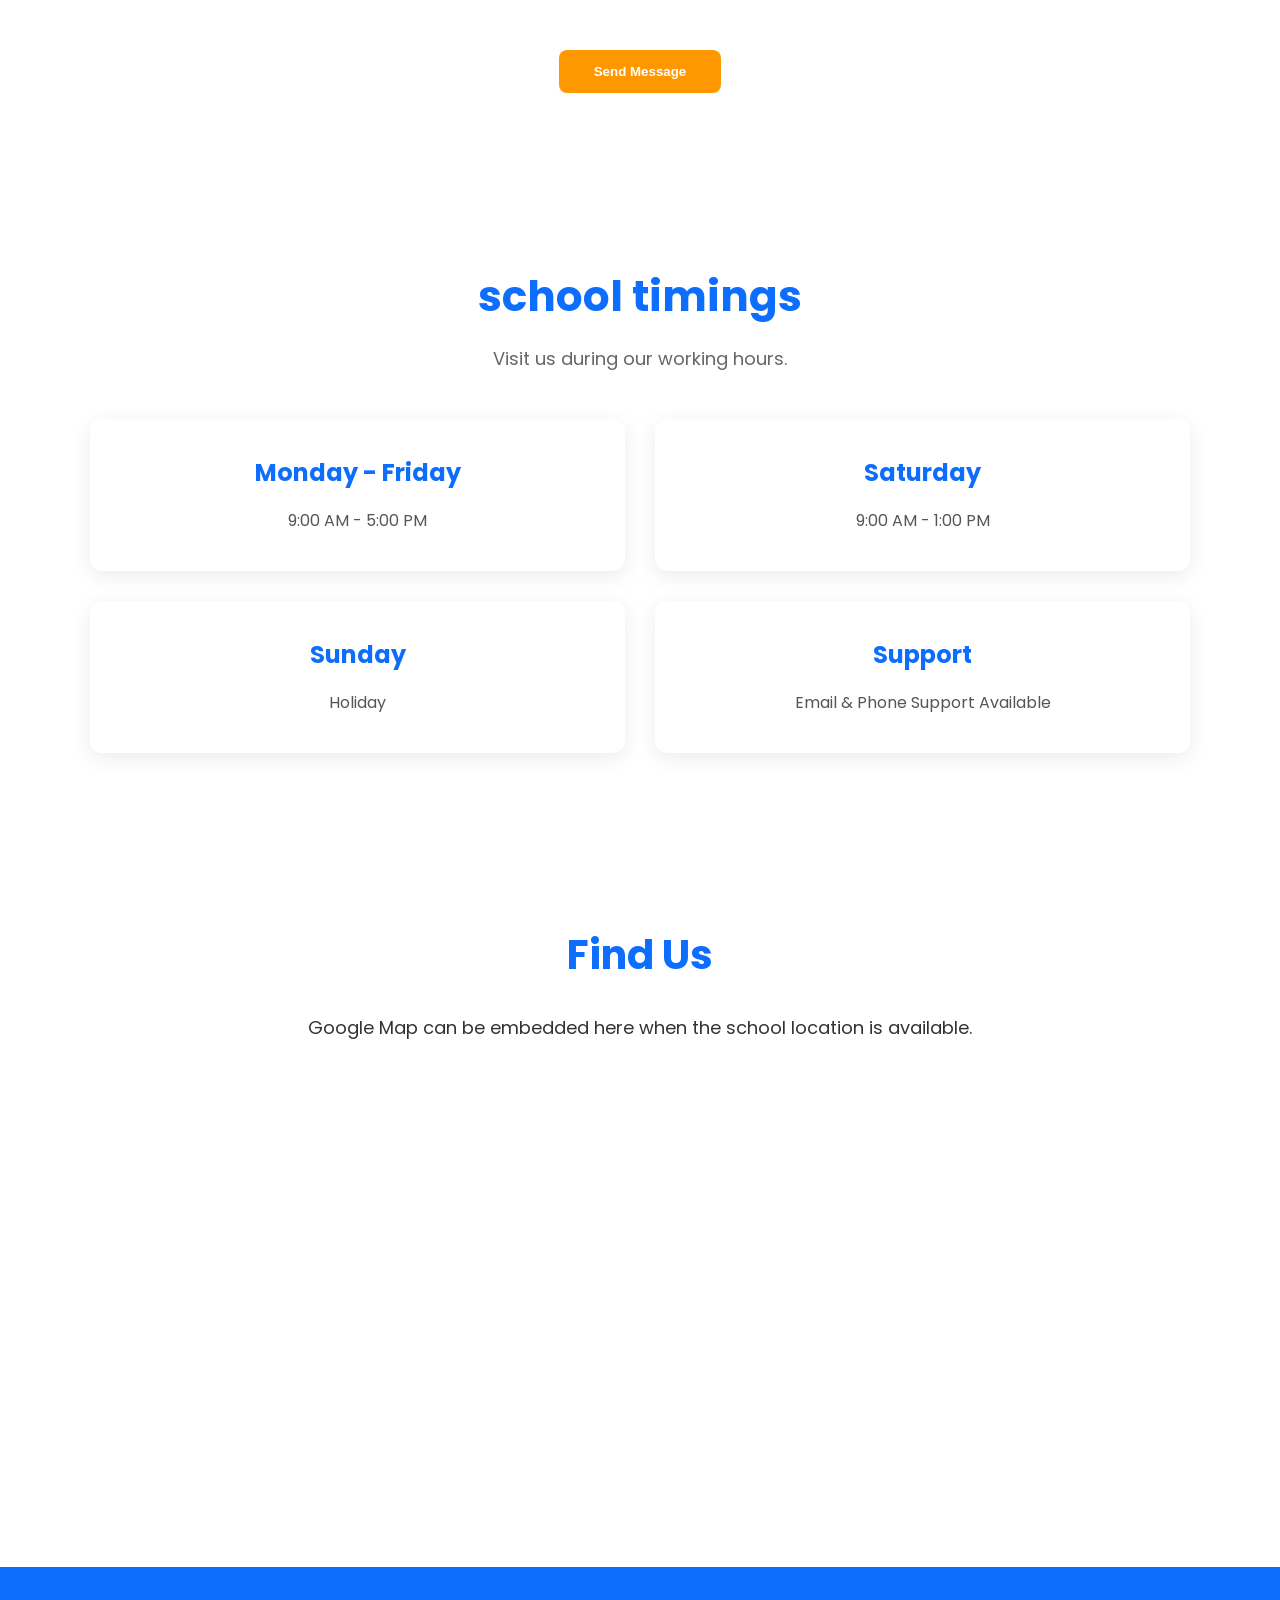
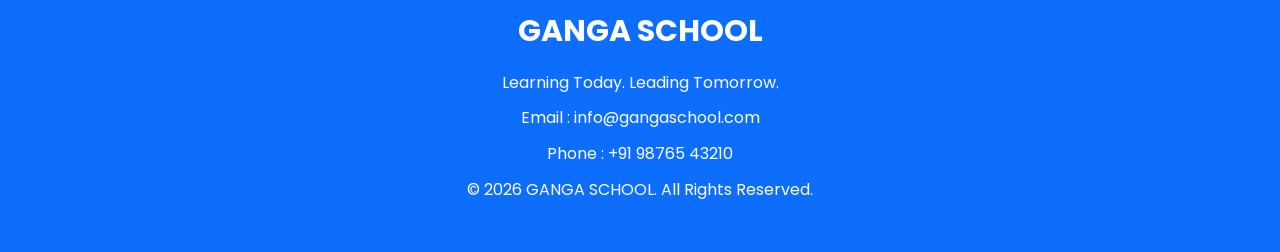
<file: contact.html>
<!DOCTYPE html>
<html lang="en">

<head>

    <meta charset="UTF-8">
    <meta name="viewport" content="width=device-width, initial-scale=1.0">

    <title>About Us | GANGA SCHOOL</title>

    <!-- CSS -->
    <link rel="stylesheet" href="css/style.css">
    <link rel="stylesheet" href="css/responsive.css">

    <!-- Google Font -->
    <link href="https://fonts.googleapis.com/css2?family=Poppins:wght@300;400;500;600;700&display=swap"
        rel="stylesheet">

</head>

<body>

    <!-- ======================================
                HEADER START
    ======================================= -->

    <header>

        <div class="container">

            <div class="logo">
                <h1>GANGA SCHOOL</h1>
            </div>

            <nav>

                <ul>

                    <li><a href="index.html">Home</a></li>

                    <li><a href="about.html">About</a></li>

                    <li><a href="academics.html">Academics</a></li>

                    <li><a href="admissions.html">Admissions</a></li>

                    <li><a href="gallery.html">Gallery</a></li>

                    <li><a href="contact.html">Contact</a></li>

                </ul>
<button id="themeToggle">🌙</button>
            </nav>

        </div>

    </header>

    <!-- ======================================
                HEADER END
    ======================================= -->


    <!-- ======================================
                ABOUT BANNER START
    ======================================= -->
    <section class="page-banner">

    <div class="container">

        <h1>Contact Us</h1>

        <p>We'd Love To Hear From You</p>

    </div>

</section>

    
    <!-- ======================================
                ABOUT BANNER END
    ======================================= -->
    <!-- ================= CONTACT INFO ================= -->

<section class="features">

    <h2>Get In Touch</h2>

    <div class="feature-box">

        <div class="card">

            <h3>📍 Address</h3>

            <p>
                GANGA SCHOOL<br>
                Main Road, Bangalore,<br>
                Karnataka - 560037
            </p>

        </div>

        <div class="card">

            <h3>📞 Phone</h3>

            <p>

                +91 99858 85764<br>

                +91 98765 43210

            </p>

        </div>

        <div class="card">

            <h3>📧 Email</h3>

            <p>

                gangaschool@gmail.com

            </p>

        </div>

    </div>

</section>
<!-- ================= CONTACT FORM ================= -->

<section class="about-school">

    <div class="about-content">

        <h2>Send Us A Message</h2>

        <p>

            Fill out the form below and our team will contact you shortly.

        </p>

        <form class="admission-form">

            <input type="text" placeholder="Your Name">

            <input type="email" placeholder="Email Address">

            <input type="tel" placeholder="Phone Number">

            <input type="text" placeholder="Subject">

            <textarea rows="6" placeholder="Your Message"></textarea>

            <br><br>

            <button class="btn">

                Send Message

            </button>

        </form>

    </div>

</section>
<!-- ================= OFFICE HOURS ================= -->

<section class="values">

    <div class="container">

        <h2>school timings</h2>

        <p class="section-subtitle">

            Visit us during our working hours.

        </p>

        <div class="values-grid">

            <div class="card">

                <h3>Monday - Friday</h3>

                <p>9:00 AM - 5:00 PM</p>

            </div>

            <div class="card">

                <h3>Saturday</h3>

                <p>9:00 AM - 1:00 PM</p>

            </div>

            <div class="card">

                <h3>Sunday</h3>

                <p>Holiday</p>

            </div>

            <div class="card">

                <h3>Support</h3>

                <p>Email & Phone Support Available</p>

            </div>

        </div>

    </div>

</section>
<!-- ================= MAP ================= -->

<section class="about-school">

    <div class="about-content">

        <h2>Find Us</h2>

        <p>

            Google Map can be embedded here when the school location is available.

        </p>

        <iframe
            src="https://www.google.com/maps?q=Bangalore&output=embed"
            width="100%"
            height="400"
            style="border:0;border-radius:12px;"
            loading="lazy">
        </iframe>

    </div>

</section>

    <!-- ======================================
                FOOTER START
    ======================================= -->

    <footer>

        <h3>GANGA SCHOOL</h3>

        <p>Learning Today. Leading Tomorrow.</p>

        <p>Email : info@gangaschool.com</p>

        <p>Phone : +91 98765 43210</p>

        <p>© 2026 GANGA SCHOOL. All Rights Reserved.</p>

    </footer>

    <!-- ======================================
                FOOTER END
    ======================================= -->


    <script src="js/script.js"></script>

</body>

</html>
</file>
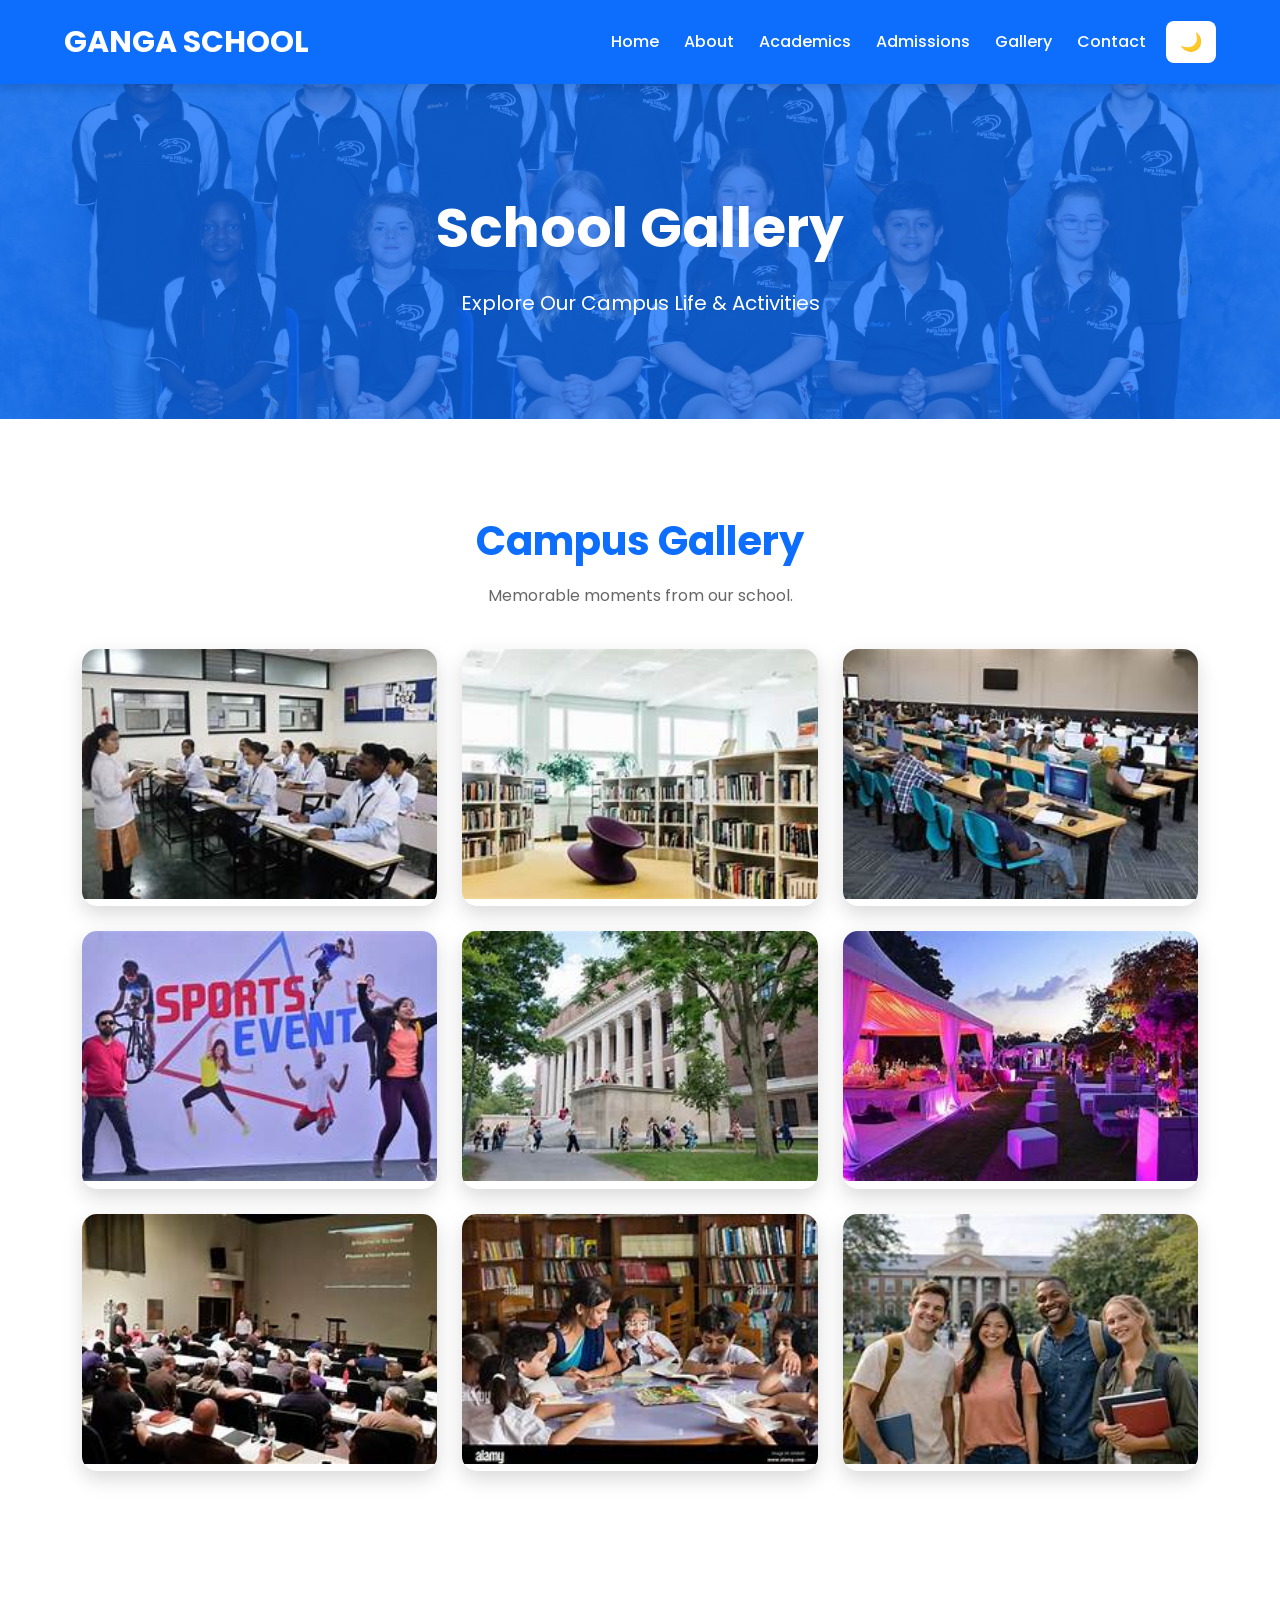
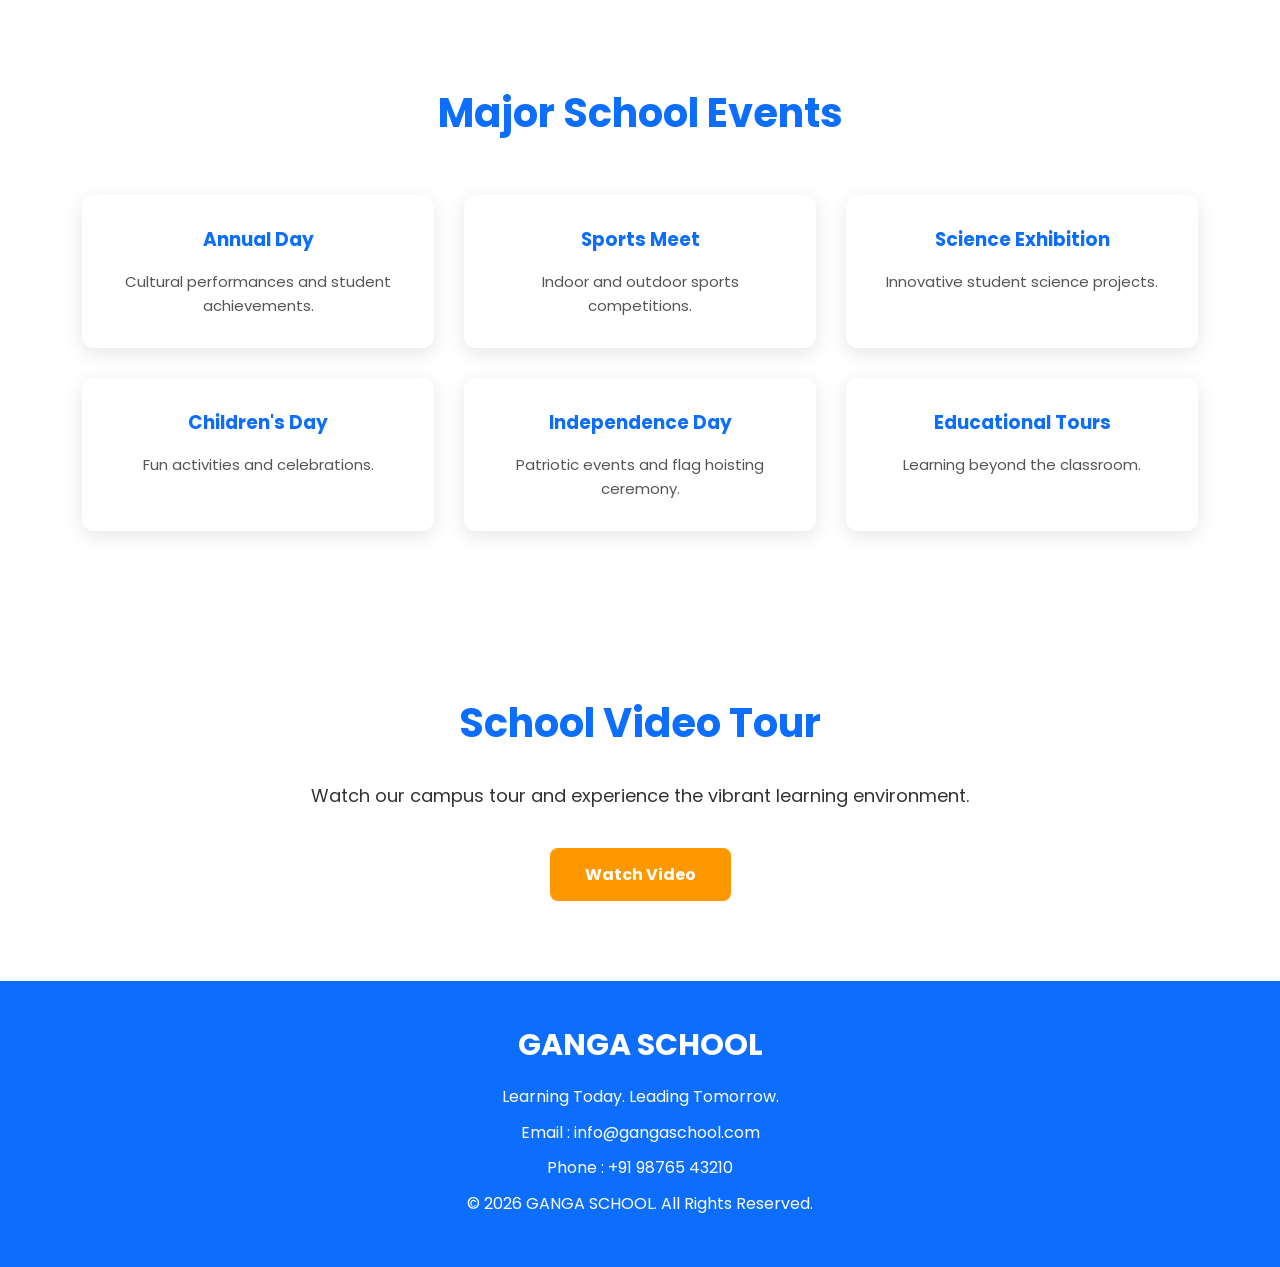
<file: gallery.html>
<!DOCTYPE html>
<html lang="en">

<head>

    <meta charset="UTF-8">
    <meta name="viewport" content="width=device-width, initial-scale=1.0">

    <title>About Us | GANGA SCHOOL</title>

    <!-- CSS -->
    <link rel="stylesheet" href="css/style.css">
    <link rel="stylesheet" href="css/responsive.css">

    <!-- Google Font -->
    <link href="https://fonts.googleapis.com/css2?family=Poppins:wght@300;400;500;600;700&display=swap"
        rel="stylesheet">

</head>

<body>

    <!-- ======================================
                HEADER START
    ======================================= -->

    <header>

        <div class="container">

            <div class="logo">
                <h1>GANGA SCHOOL</h1>
            </div>

            <nav>

                <ul>

                    <li><a href="index.html">Home</a></li>

                    <li><a href="about.html">About</a></li>

                    <li><a href="academics.html">Academics</a></li>

                    <li><a href="admissions.html">Admissions</a></li>

                    <li><a href="gallery.html">Gallery</a></li>

                    <li><a href="contact.html">Contact</a></li>

                </ul>
<button id="themeToggle">🌙</button>
            </nav>

        </div>

    </header>

    <!-- ======================================
                HEADER END
    ======================================= -->


    <!-- ======================================
                ABOUT BANNER START
    ======================================= -->
    <section class="page-banner">

    <div class="container">

        <h1>School Gallery</h1>

        <p>Explore Our Campus Life & Activities</p>

    </div>

</section>
<!-- ================= GALLERY ================= -->

<section class="gallery-preview">

    <div class="container">

        <h2>Campus Gallery</h2>

        <p>Memorable moments from our school.</p>

        <div class="gallery-grid">

            <div class="gallery-item">
                <img src="images/classroom.jpg" alt="Classroom">
            </div>

            <div class="gallery-item">
                <img src="images/library.jpg" alt="Library">
            </div>

            <div class="gallery-item">
                <img src="images/lab.jpg" alt="Science Lab">
            </div>

            <div class="gallery-item">
                <img src="images/sports.jpg" alt="Sports">
            </div>

            <div class="gallery-item">
                <img src="images/campus.jpg" alt="Campus">
            </div>

            <div class="gallery-item">
                <img src="images/events.jpg" alt="School Event">
            </div>

            <div class="gallery-item">
                <img src="images/hero1.jpg" alt="Students">
            </div>

            <div class="gallery-item">
                <img src="images/hero2.jpg" alt="Activities">
            </div>

            <div class="gallery-item">
                <img src="images/hero3.jpg" alt="Annual Day">
            </div>

        </div>

    </div>

</section>
<!-- ================= EVENTS ================= -->

<section class="features">

    <h2>Major School Events</h2>

    <div class="feature-box">

        <div class="card">

            <h3>Annual Day</h3>

            <p>Cultural performances and student achievements.</p>

        </div>

        <div class="card">

            <h3>Sports Meet</h3>

            <p>Indoor and outdoor sports competitions.</p>

        </div>

        <div class="card">

            <h3>Science Exhibition</h3>

            <p>Innovative student science projects.</p>

        </div>

        <div class="card">

            <h3>Children's Day</h3>

            <p>Fun activities and celebrations.</p>

        </div>

        <div class="card">

            <h3>Independence Day</h3>

            <p>Patriotic events and flag hoisting ceremony.</p>

        </div>

        <div class="card">

            <h3>Educational Tours</h3>

            <p>Learning beyond the classroom.</p>

        </div>

    </div>

</section>
<!-- ================= VIDEO GALLERY ================= -->

<section class="about-school">

    <div class="about-content">

        <h2>School Video Tour</h2>

        <p>

            Watch our campus tour and experience the vibrant learning environment.

        </p>

        <a href="#" class="btn">

            Watch Video

        </a>

    </div>

</section>

    <!-- ======================================
                FOOTER START
    ======================================= -->

    <footer>

        <h3>GANGA SCHOOL</h3>

        <p>Learning Today. Leading Tomorrow.</p>

        <p>Email : info@gangaschool.com</p>

        <p>Phone : +91 98765 43210</p>

        <p>© 2026 GANGA SCHOOL. All Rights Reserved.</p>

    </footer>

    <!-- ======================================
                FOOTER END
    ======================================= -->


    <script src="js/script.js"></script>

</body>

</html>
</file>
<file: css/style.css>
/* ===========================
   GANGA SCHOOL - MAIN CSS
=========================== */

/* Reset */

*{
    margin:0;
    padding:0;
    box-sizing:border-box;
}

/* Body */

body{
    font-family:'Poppins',sans-serif;
    background:#f5f7fa;
    color:#333;
    line-height:1.6;
}

/* Container */

.container{
    width:90%;
    max-width:1200px;
    margin:auto;
}

/* Header */

header{
    background:#0d6efd;
    color:white;
    padding:18px 0;
    position:sticky;
    top:0;
    z-index:1000;
    box-shadow:0 3px 10px rgba(0,0,0,.15);
}

header .container{
    display:flex;
    justify-content:space-between;
    align-items:center;
}

/* Logo */

.logo h1{
    font-size:30px;
    font-weight:700;
    flex:1;
}

/* Navigation */

nav ul{
    display:flex;
    list-style:none;
}

nav ul li{
    margin-left:25px;
}

nav ul li a{
    color:white;
    text-decoration:none;
    font-weight:500;
    transition:.3s;
}

nav ul li a:hover{
    color:#ffd43b;
}

/* Hero */

.hero{

    height:90vh;

    display:flex;

    justify-content:center;

    align-items:center;

    text-align:center;

    background-image:url("../images/hero1.jpg");

    background-size:cover;

    background-position:center;

    background-repeat:no-repeat;

    transition:background-image .8s ease;

    color:white;

}

.hero-content h2{
    font-size:55px;
    margin-bottom:20px;
}

.hero-content p{
    font-size:22px;
    margin-bottom:35px;
}

/* Button */

.btn{
    display:inline-block;
    padding:14px 35px;
    background:#ff9800;
    color:white;
    text-decoration:none;
    border-radius:8px;
    font-weight:bold;
    transition:.3s;
}

.btn:hover{
    background:#e68900;
    transform:translateY(-3px);
}
/* ==========================================
   FEATURES SECTION
========================================== */

.features{
    padding:80px 20px;
    background:#ffffff;
    text-align:center;
}

.features h2{
    font-size:40px;
    color:#0d6efd;
    margin-bottom:50px;
}

.feature-box{

    display:grid;

    grid-template-columns:repeat(3,1fr);

    gap:30px;

    width:90%;

    margin:auto;

}

.card{

    background:#fff;

    padding:30px;

    border-radius:12px;

    box-shadow:0 5px 20px rgba(0,0,0,.1);

    transition:.4s;

    cursor:pointer;

}

.card:hover{

    transform:translateY(-10px);

    box-shadow:0 12px 30px rgba(0,0,0,.18);

}

.card h3{

    color:#0d6efd;

    margin-bottom:15px;

}

.card p{

    color:#555;

    font-size:15px;

}

/* ==========================================
   NEWS SECTION
========================================== */

.news{

    padding:80px 20px;

    background:#f4f8ff;

    text-align:center;

}

.news h2{

    font-size:40px;

    color:#0d6efd;

    margin-bottom:40px;

}

.news ul{

    list-style:none;

    max-width:700px;

    margin:auto;

}

.news ul li{

    background:white;

    margin:15px 0;

    padding:18px;

    border-left:6px solid #0d6efd;

    border-radius:8px;

    text-align:left;

    box-shadow:0 4px 12px rgba(0,0,0,.08);

}

/* ==========================================
   FOOTER
========================================== */

footer{

    background:#0d6efd;

    color:white;

    text-align:center;

    padding:40px 20px;

}

footer h3{

    font-size:30px;

    margin-bottom:15px;

}

footer p{

    margin:10px 0;

}/* =====================================
   SCHOOL STATISTICS
===================================== */

.stats{

    padding:80px 20px;

    background:#0d6efd;

    color:white;

    text-align:center;

}

.stats h2{

    font-size:40px;

    margin-bottom:50px;

}

.stats-container{

    width:90%;

    margin:auto;

    display:grid;

    grid-template-columns:repeat(4,1fr);

    gap:25px;

}

.stat-box{

    background:rgba(255,255,255,.15);

    padding:30px;

    border-radius:12px;

    transition:.4s;

}

.stat-box:hover{

    transform:scale(1.08);

}

.stat-box h3{

    font-size:42px;

    margin-bottom:10px;

}

.stat-box p{

    font-size:18px;

}

/* =====================================
   ABOUT SCHOOL
===================================== */

.about-school{

    padding:80px 20px;

    text-align:center;

    background:white;

}

.about-content{

    width:80%;

    margin:auto;

}

.about-content h2{

    font-size:40px;

    color:#0d6efd;

    margin-bottom:25px;

}

.about-content p{

    font-size:18px;

    line-height:1.8;

    margin-bottom:35px;

}/* ==========================================
   PRINCIPAL SECTION
========================================== */

.principal{

    padding:90px 20px;

    background:#ffffff;

}

.principal-container{

    width:90%;

    max-width:1200px;

    margin:auto;

    display:flex;

    align-items:center;

    justify-content:space-between;

    gap:60px;

}

.principal-image{

    flex:1;

    text-align:center;

}

.principal-image img{

    width:320px;

    height:320px;

    border-radius:50%;

    object-fit:cover;

    border:8px solid #0d6efd;

    box-shadow:0 15px 35px rgba(0,0,0,.20);

    transition:.4s;

}

.principal-image img:hover{

    transform:scale(1.05);

}

.principal-content{

    flex:1;

}

.principal-content h2{

    font-size:42px;

    color:#0d6efd;

    margin-bottom:25px;

}

.principal-content p{

    font-size:18px;

    line-height:1.9;

    margin-bottom:20px;

    color:#555;

}

.principal-content h3{

    margin-top:25px;

    color:#222;

}

.principal-content span{

    color:#0d6efd;

    font-weight:bold;

}
/* ==========================================
   GALLERY
========================================== */

.gallery-preview{
    padding:90px 20px;
    background:#ffffff;
    text-align:center;
}

.gallery-preview h2{
    font-size:40px;
    color:#0d6efd;
    margin-bottom:10px;
}

.gallery-preview p{
    color:#666;
    margin-bottom:40px;
}

.gallery-grid{
    display:grid;
    grid-template-columns:repeat(3,1fr);
    gap:25px;
    margin-bottom:40px;
}

.gallery-item{
    overflow:hidden;
    border-radius:15px;
    box-shadow:0 8px 20px rgba(0,0,0,0.15);
}

.gallery-item img{
    width:100%;
    height:250px;
    object-fit:cover;
    transition:0.5s;
}

.gallery-item:hover img{
    transform:scale(1.1);
}
/* ==========================================
   TESTIMONIALS
========================================== */

.testimonials{
    padding:90px 20px;
    background:#f5f8ff;
    text-align:center;
}

.testimonials h2{
    font-size:40px;
    color:#0d6efd;
    margin-bottom:10px;
}

.testimonials p{
    color:#666;
    margin-bottom:40px;
}

.testimonial-grid{
    display:grid;
    grid-template-columns:repeat(3,1fr);
    gap:25px;
}

.testimonial-card{
    background:white;
    padding:30px;
    border-radius:15px;
    box-shadow:0 8px 20px rgba(0,0,0,.10);
    transition:.4s;
}

.testimonial-card:hover{
    transform:translateY(-10px);
    box-shadow:0 15px 35px rgba(0,0,0,.18);
}

.stars{
    font-size:24px;
    margin-bottom:15px;
}

.testimonial-card h3{
    margin-top:20px;
    color:#0d6efd;
}

.testimonial-card span{
    color:#777;
}
/* =====================================================
                ABOUT PAGE BANNER
===================================================== */

.page-banner{

    background:linear-gradient(rgba(13,110,253,.75),rgba(13,110,253,.75)),
    url("../images/school2.jpg");

    background-size:cover;

    background-position:center;

    padding:100px 20px;

    text-align:center;

    color:white;

}

.page-banner h1{

    font-size:55px;

    margin-bottom:15px;

}

.page-banner p{

    font-size:20px;

}



/* =====================================================
                OUR STORY
===================================================== */

.our-story{

    padding:90px 20px;

    background:white;

}

.story-container{

    display:flex;

    align-items:center;

    gap:60px;

}

.story-image{

    flex:1;

}

.story-image img{

    width:100%;

    border-radius:15px;

    box-shadow:0 15px 30px rgba(0,0,0,.18);

    transition:.4s;

}

.story-image img:hover{

    transform:scale(1.03);

}

.story-content{

    flex:1;

}

.story-content h2{

    font-size:42px;

    color:#0d6efd;

    margin-bottom:20px;

}

.story-content p{

    font-size:18px;

    line-height:1.9;

    color:#555;

    margin-bottom:18px;

}



/* =====================================================
                MISSION & VISION
===================================================== */

.mission-vision{

    background:#f4f8ff;

    padding:90px 20px;

}

.mission-grid{

    display:grid;

    grid-template-columns:repeat(2,1fr);                    

    gap:30px;

}

.mission-card{

    background:white;

    padding:40px;

    border-radius:15px;

    box-shadow:0 10px 25px rgba(0,0,0,.12);

    transition:.4s;

}

.mission-card:hover{

    transform:translateY(-10px);

}

.mission-card h2{

    color:#0d6efd;

    margin-bottom:20px;

}

.mission-card p{

    line-height:1.8;

    color:#555;

}
/* =====================================================
                OUR CORE VALUES
===================================================== */

.values{

    padding:90px 20px;

    background:#ffffff;

    text-align:center;

}

.values h2{

    font-size:42px;

    color:#0d6efd;

    margin-bottom:15px;

}

.section-subtitle{

    font-size:18px;

    color:#666;

    margin-bottom:45px;

}

.values-grid{

    display:grid;

    grid-template-columns:repeat(2,1fr);

    gap:30px;

    max-width:1100px;

    margin:auto;

}

.values-grid .card{

    background:#fff;

    padding:35px;

    border-radius:12px;

    box-shadow:0 5px 20px rgba(0,0,0,0.08);

    transition:0.3s;

}

.values-grid .card:hover{

    transform:translateY(-8px);

}

.values-grid .card h3{

    color:#0d6efd;

    margin-bottom:15px;

    font-size:24px;

}

.values-grid .card p{

    color:#555;

    line-height:1.8;

    font-size:16px;

}
nav{

    display:flex;

    align-items:center;

    gap:20px;

}

#themeToggle{

    background:white;

    border:none;

    padding:10px 14px;

    border-radius:8px;

    cursor:pointer;

    font-size:18px;

    transition:.3s;

}

#themeToggle:hover{

    background:#ffd43b;

}
/* ==========================================
        DARK MODE
========================================== */

body.dark-mode{

    background:#121212;

    color:white;

}

body.dark-mode header{

    background:#1f1f1f;

}

body.dark-mode footer{

    background:#1f1f1f;

}

body.dark-mode .card{

    background:#2b2b2b;

    color:white;

}

body.dark-mode .news{

    background:#1a1a1a;

}

body.dark-mode .about-school{

    background:#1a1a1a;

}

body.dark-mode .gallery-preview{

    background:#1a1a1a;

}

body.dark-mode .principal{

    background:#1a1a1a;

}

body.dark-mode .values{

    background:#1a1a1a;

}

body.dark-mode .mission-card{

    background:#2b2b2b;

    color:white;

}

body.dark-mode .testimonial-card{

    background:#2b2b2b;

    color:white;

}
body.dark-mode .news ul li{

    background:#2b2b2b;

    color:white;

}
/* ==========================================
        ADMISSION FORM
========================================== */

.admission-form{

    max-width:700px;

    margin:auto;

}

.admission-form input,
.admission-form textarea{

    width:100%;

    padding:15px;

    margin-bottom:20px;

    border:1px solid #ccc;

    border-radius:8px;

    font-size:16px;

    font-family:'Poppins',sans-serif;

}

.admission-form input:focus,
.admission-form textarea:focus{

    outline:none;

    border:2px solid #0d6efd;

}

.admission-form button{

    border:none;

    cursor:pointer;

}
/* ===========================
   MOBILE NAVBAR
=========================== */

.menu-toggle{

display:none;

font-size:32px;

color:white;

cursor:pointer;

z-index:2000;

}
</file>
<file: css/responsive.css>
/* ==========================================
   TABLETS (1024px)
========================================== */

@media(max-width:1024px){

    .feature-box{
        grid-template-columns:repeat(2,1fr);
    }

    .stats-container{
        grid-template-columns:repeat(2,1fr);
    }

    nav ul{
        gap:15px;
    }

    .hero-content h2{
        font-size:42px;
    }

}


/* ==========================================
   MOBILE (768px)
========================================== */

@media(max-width:768px){

    .hero{
        height:70vh;
        padding:20px;
    }

    .hero-content h2{
        font-size:32px;
    }

    .hero-content p{
        font-size:18px;
    }

    .feature-box{
        grid-template-columns:1fr;
    }

    .stats-container{
        grid-template-columns:1fr;
    }

    .about-content{
        width:95%;
    }

}


/* ==========================================
   SMALL MOBILE (480px)
========================================== */

@media(max-width:480px){

    .logo h1{

        font-size:24px;

    }

    .hero-content h2{

        font-size:26px;

    }

    .btn{

        padding:12px 24px;

    }

}
/* ==========================================
   PRINCIPAL RESPONSIVE
========================================== */

@media(max-width:768px){

    .principal-container{

        flex-direction:column;

        text-align:center;

    }

    .principal-image img{

        width:220px;

        height:220px;

    }

    .principal-content h2{

        font-size:32px;

    }

}
/* ==========================================
   GALLERY RESPONSIVE
========================================== */

@media(max-width:768px){

    .gallery-grid{
        grid-template-columns:1fr;
    }

}
/* ==========================================
   TESTIMONIAL RESPONSIVE
========================================== */

@media(max-width:768px){

    .testimonial-grid{

        grid-template-columns:1fr;

    }

}
/* ==========================================
        ABOUT PAGE RESPONSIVE
========================================== */

@media(max-width:768px){

    .story-container{

        flex-direction:column;

    }

    .mission-grid{

        grid-template-columns:1fr;

    }

    .page-banner h1{

        font-size:38px;

    }

}
/* ==========================================
        VALUES GRID RESPONSIVE
========================================== */

@media(max-width:768px){

    .values-grid{

        grid-template-columns:1fr;

    }

}
/* ===========================
   MOBILE NAVBAR
=========================== */

@media(max-width:768px){

header .container{

    display:flex;
    justify-content:space-between;
    align-items:center;

}

.logo{

    flex:1;

}

.logo h1{

    font-size:24px;

}

.menu-toggle{

    display:block;

    font-size:32px;

    color:white;

    cursor:pointer;

    z-index:2000;

}

nav{

    position:fixed;

    top:0;

    right:-280px;

    width:260px;

    height:100vh;

    background:#0d6efd;

    display:flex;

    flex-direction:column;

    justify-content:flex-start;

    padding-top:80px;

    transition:.4s;

}

nav.active{

    right:0;

}

nav ul{

    display:flex;

    flex-direction:column;

    width:100%;

}

nav ul li{

    width:100%;

    margin:0;

    border-top:1px solid rgba(255,255,255,.2);

}

nav ul li a{

    display:block;

    padding:18px 30px;

}

#themeToggle{

    margin:20px;

}

}
</file>
